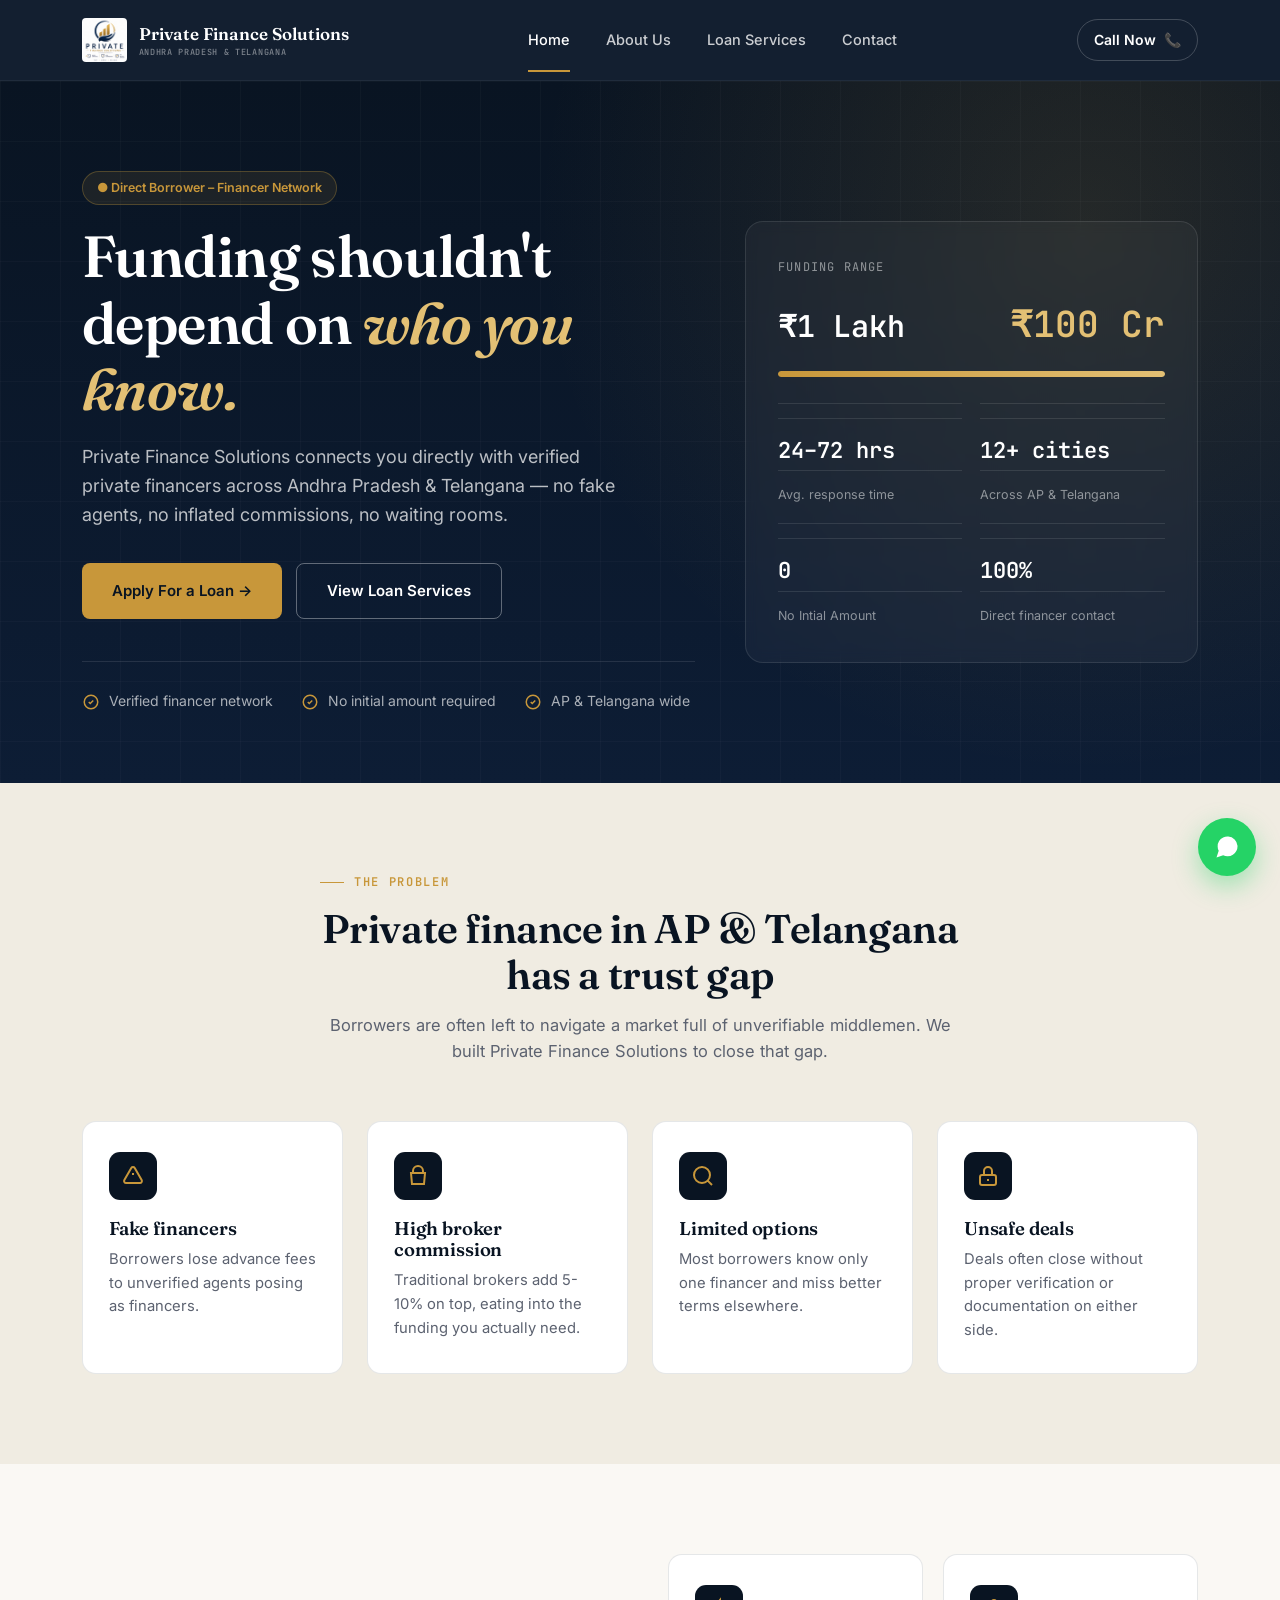
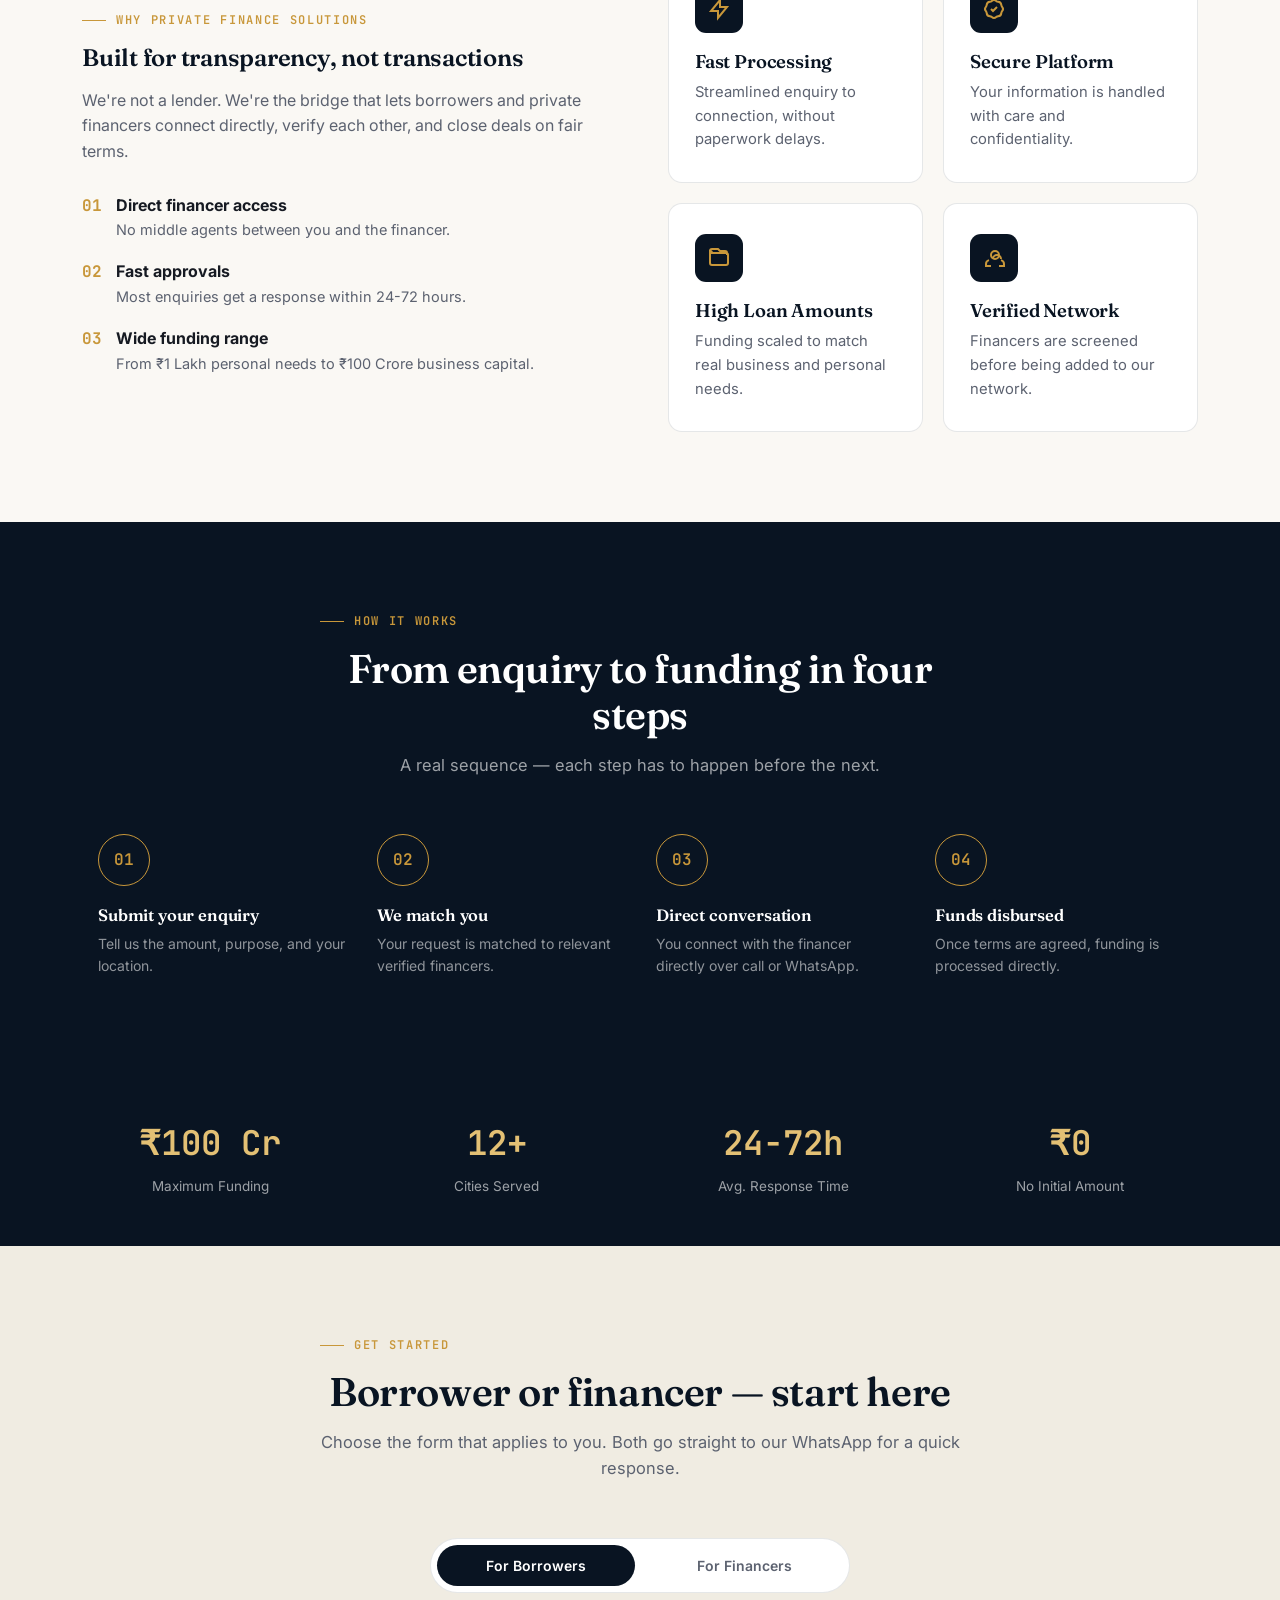
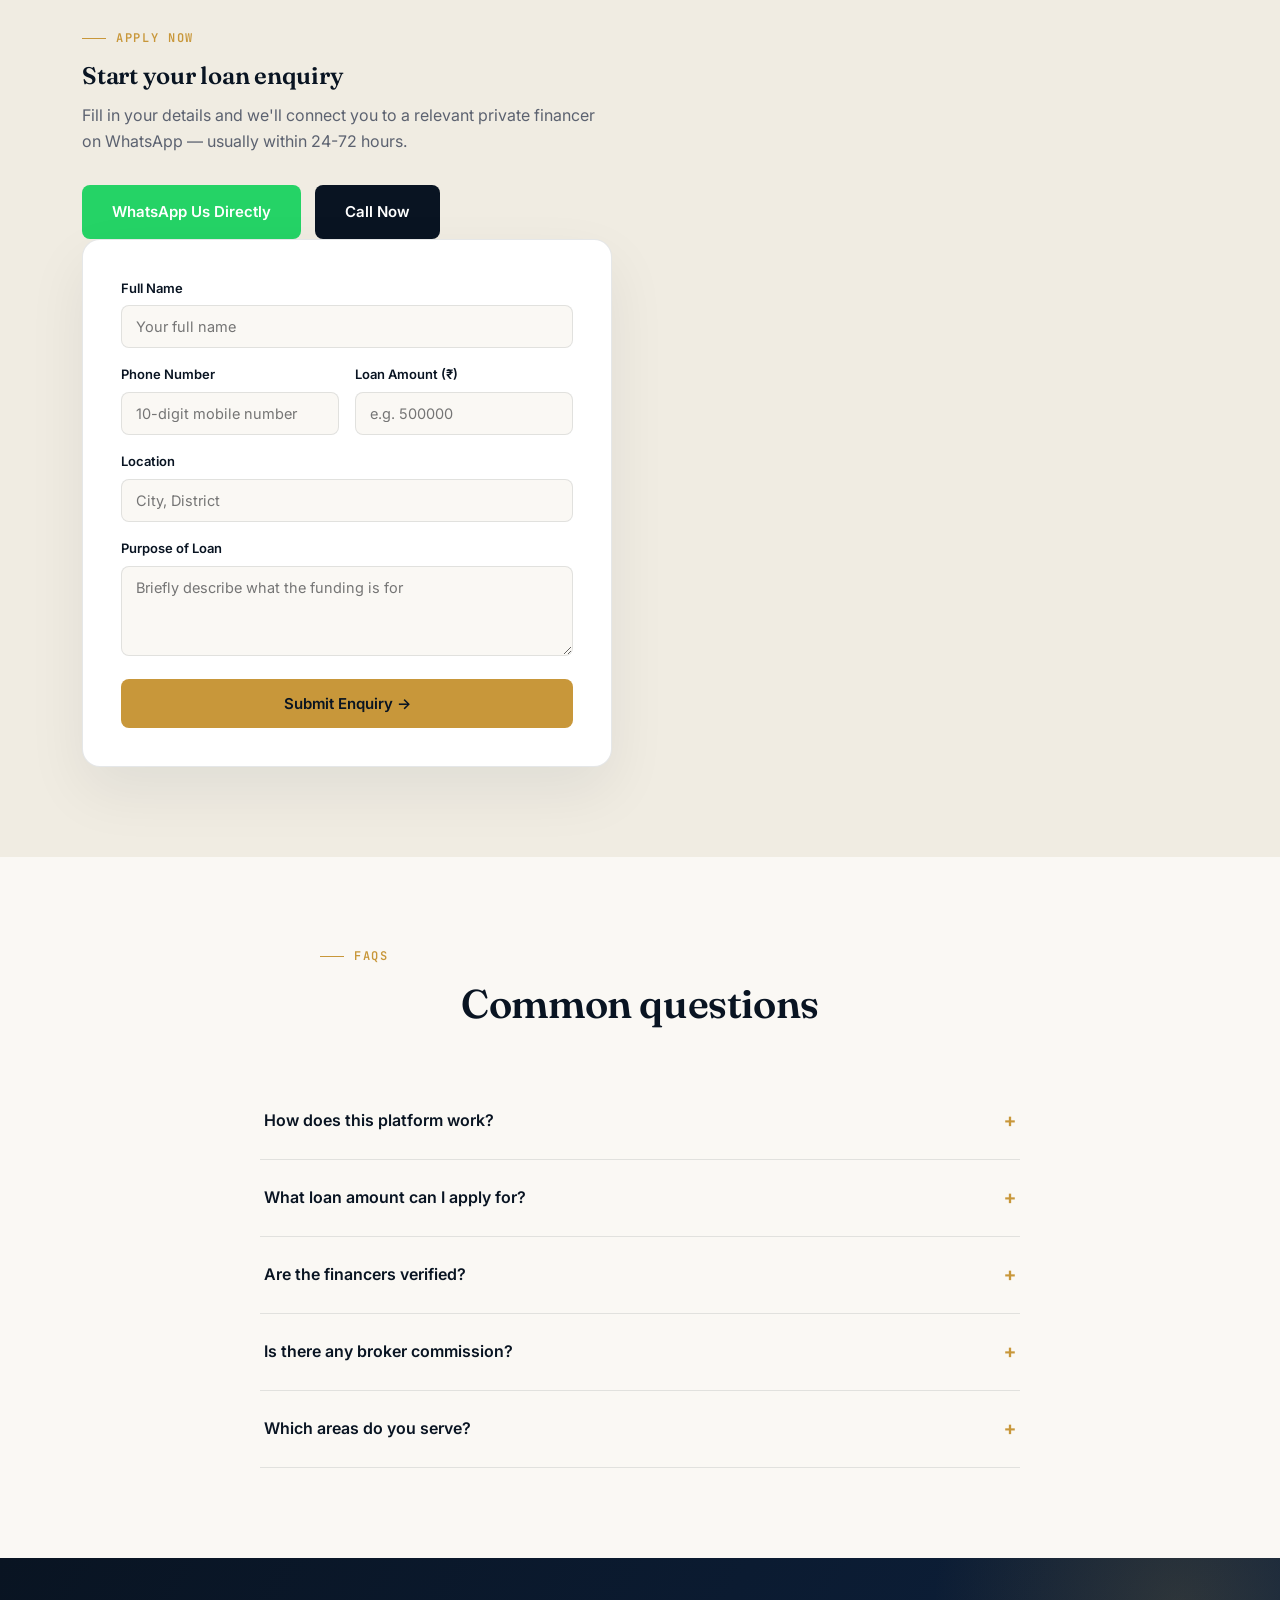
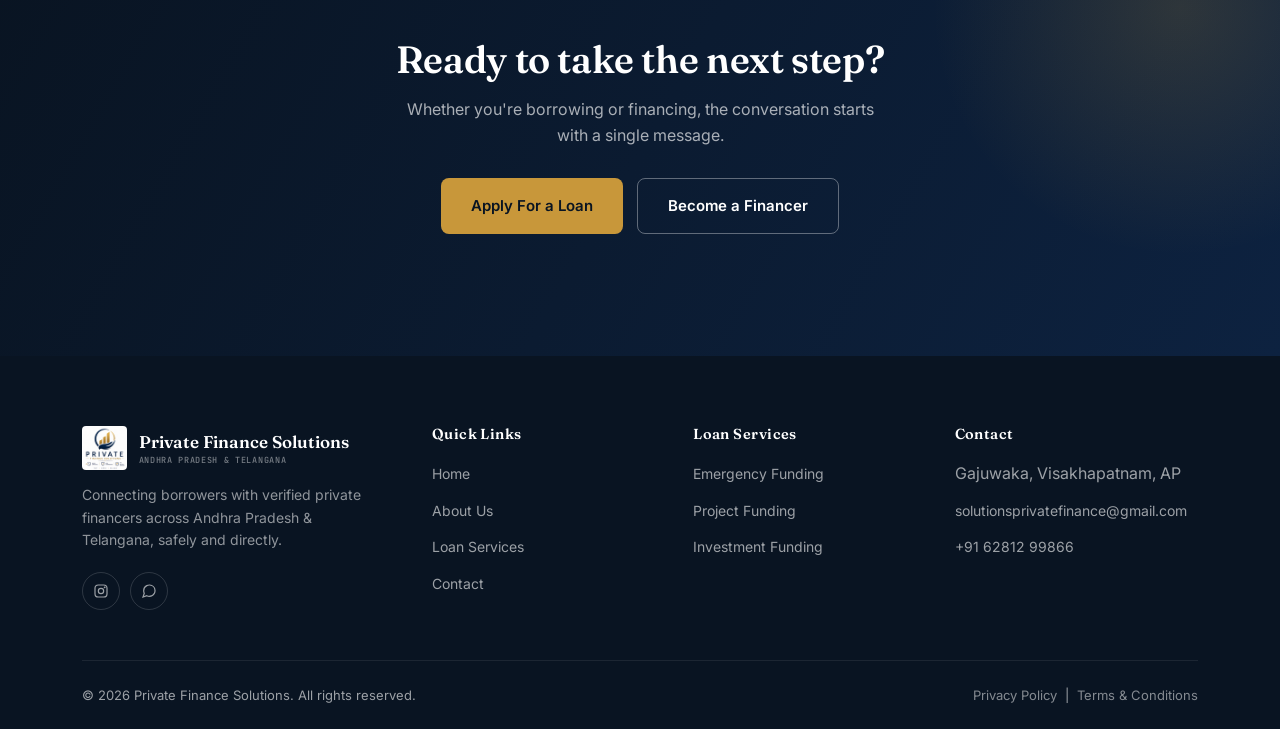
<file: index.html>
<!DOCTYPE html>
<html lang="en">
<head>
<meta charset="UTF-8">
<meta name="viewport" content="width=device-width, initial-scale=1.0">
<title>Private Finance Solutions | Private Funding Across Andhra Pradesh &amp; Telangana</title>
<meta name="description" content="Private Finance Solutions connects borrowers directly with verified private financers across Andhra Pradesh and Telangana. Funding from Rs.1 Lakh to Rs.100 Crores for emergency, business and investment needs.">
<meta name="keywords" content="private finance Andhra Pradesh, private finance Telangana, private finance Vizag, business loans AP, emergency funding, investment funding, trusted financers AP TG">
<link rel="canonical" href="https://www.privatefinancesolutions.in/index.html">
<link rel="icon" type="image/svg+xml" href="favicon.svg">

<!-- Open Graph -->
<meta property="og:type" content="website">
<meta property="og:site_name" content="Private Finance Solutions">
<meta property="og:title" content="Private Finance Solutions | Private Funding Across Andhra Pradesh & Telangana">
<meta property="og:description" content="Connect directly with verified private financers across AP & Telangana. Funding from ₹1 Lakh to ₹100 Crores. No fake agents, no hidden commissions.">
<meta property="og:url" content="https://www.privatefinancesolutions.in/index.html">
<meta property="og:locale" content="en_IN">

<!-- Twitter Card -->
<meta name="twitter:card" content="summary_large_image">
<meta name="twitter:title" content="Private Finance Solutions | Private Funding Across AP & Telangana">
<meta name="twitter:description" content="Connect directly with verified private financers across AP & Telangana. Funding from ₹1 Lakh to ₹100 Crores.">

<link rel="preconnect" href="https://fonts.googleapis.com">
<link rel="stylesheet" href="style.css">
<script type="application/ld+json">
{
  "@context": "https://schema.org",
  "@type": "FinancialService",
  "name": "Private Finance Solutions",
  "description": "Connecting borrowers with verified private financers across Andhra Pradesh and Telangana.",
  "url": "https://www.privatefinancesolutions.in/index.html",
  "address": {"@type": "PostalAddress", "streetAddress": "Sri Venkateswara Complex, First Floor, Near Amma Vari Vepachettu, Gajuwaka", "addressLocality": "Visakhapatnam", "addressRegion": "Andhra Pradesh", "addressCountry": "IN"},
  "telephone": "+91-6281299866",
  "email": "solutionsprivatefinance@gmail.com",
  "areaServed": ["Andhra Pradesh", "Telangana"],
  "sameAs": ["https://www.instagram.com/private_finance_solutions"]
}
</script>
</head>
<body>

<header>
  <div class="header-inner">
    <a href="index.html" class="logo"><img src="logo.png" alt="Private Finance Solutions Logo" class="logo-img"><span class="logo-text"><span class="logo-main">Private Finance Solutions</span><span class="logo-region">Andhra Pradesh &amp; Telangana</span></span></a>
    <nav class="main-nav">
      <a href="index.html" class="active">Home</a>
      <a href="about.html">About Us</a>
      <a href="services.html">Loan Services</a>
      <a href="contact.html">Contact</a>
    </nav>
    <div class="header-cta">
      <a href="#" class="btn-call" data-call><span>Call Now</span> 📞</a>
      <button class="menu-toggle" aria-label="Toggle menu">☰</button>
    </div>
  </div>
</header>

<section class="hero">
  <div class="container hero-grid">
    <div>
      <span class="tag-pill">● Direct Borrower – Financer Network</span>
      <h1>Funding shouldn't depend on <em>who you know.</em></h1>
      <p class="lead">Private Finance Solutions connects you directly with verified private financers across Andhra Pradesh &amp; Telangana — no fake agents, no inflated commissions, no waiting rooms.</p>
      <div class="hero-actions">
        <a href="#loan-form" class="btn btn-primary">Apply For a Loan →</a>
        <a href="services.html" class="btn btn-outline">View Loan Services</a>
      </div>
      <div class="hero-trust">
        <div class="item"><svg fill="none" stroke="currentColor" stroke-width="2" viewBox="0 0 24 24"><path d="M9 12l2 2 4-4m6 2a9 9 0 11-18 0 9 9 0 0118 0z"/></svg>Verified financer network</div>
        <div class="item"><svg fill="none" stroke="currentColor" stroke-width="2" viewBox="0 0 24 24"><path d="M9 12l2 2 4-4m6 2a9 9 0 11-18 0 9 9 0 0118 0z"/></svg>No initial amount required</div>
        <div class="item"><svg fill="none" stroke="currentColor" stroke-width="2" viewBox="0 0 24 24"><path d="M9 12l2 2 4-4m6 2a9 9 0 11-18 0 9 9 0 0118 0z"/></svg>AP &amp; Telangana wide</div>
      </div>
    </div>

    <div class="fund-card">
      <div class="label">Funding Range</div>
      <div class="fund-range">
        <span class="num">₹1 Lakh</span>
        <span class="num to">₹100 Cr</span>
      </div>
      <div class="fund-bar"><i></i></div>
      <div class="fund-stats">
        <div><div class="n">24–72 hrs</div><div class="l">Avg. response time</div></div>
        <div><div class="n">12+ cities</div><div class="l">Across AP &amp; Telangana</div></div>
        <div><div class="n">0</div><div class="l">No Intial Amount</div></div>
        <div><div class="n">100%</div><div class="l">Direct financer contact</div></div>
      </div>
    </div>
  </div>
</section>

<!-- PROBLEMS -->
<section class="bg-dim">
  <div class="container">
    <div class="section-head center reveal">
      <span class="eyebrow">The Problem</span>
      <h2>Private finance in AP &amp; Telangana has a trust gap</h2>
      <p>Borrowers are often left to navigate a market full of unverifiable middlemen. We built Private Finance Solutions to close that gap.</p>
    </div>
    <div class="grid-4">
      <div class="card reveal">
        <div class="icon"><svg fill="none" stroke="currentColor" stroke-width="2" viewBox="0 0 24 24"><path d="M12 9v2m0 4h.01M5.07 19h13.86c1.54 0 2.5-1.67 1.73-3L13.73 4c-.77-1.33-2.69-1.33-3.46 0L3.34 16c-.77 1.33.19 3 1.73 3z"/></svg></div>
        <h3>Fake financers</h3>
        <p>Borrowers lose advance fees to unverified agents posing as financers.</p>
      </div>
      <div class="card reveal">
        <div class="icon"><svg fill="none" stroke="currentColor" stroke-width="2" viewBox="0 0 24 24"><path d="M17 9V7a5 5 0 00-10 0v2M5 9h14l-1 11H6L5 9z"/></svg></div>
        <h3>High broker commission</h3>
        <p>Traditional brokers add 5-10% on top, eating into the funding you actually need.</p>
      </div>
      <div class="card reveal">
        <div class="icon"><svg fill="none" stroke="currentColor" stroke-width="2" viewBox="0 0 24 24"><path d="M21 21l-4.35-4.35M11 19a8 8 0 100-16 8 8 0 000 16z"/></svg></div>
        <h3>Limited options</h3>
        <p>Most borrowers know only one financer and miss better terms elsewhere.</p>
      </div>
      <div class="card reveal">
        <div class="icon"><svg fill="none" stroke="currentColor" stroke-width="2" viewBox="0 0 24 24"><path d="M12 15v2m-6 4h12a2 2 0 002-2v-6a2 2 0 00-2-2H6a2 2 0 00-2 2v6a2 2 0 002 2zm10-10V7a4 4 0 00-8 0v4h8z"/></svg></div>
        <h3>Unsafe deals</h3>
        <p>Deals often close without proper verification or documentation on either side.</p>
      </div>
    </div>
  </div>
</section>

<!-- BENEFITS -->
<section>
  <div class="container split">
    <div class="reveal">
      <span class="eyebrow">Why Private Finance Solutions</span>
      <h2 style="margin-top:14px;">Built for transparency, not transactions</h2>
      <p style="color:var(--ink-soft); margin-top:16px; font-size:16px;">We're not a lender. We're the bridge that lets borrowers and private financers connect directly, verify each other, and close deals on fair terms.</p>
      <ul style="margin-top:28px; display:flex; flex-direction:column; gap:18px;">
        <li style="display:flex; gap:14px;"><strong style="color:var(--gold); font-family:'JetBrains Mono',monospace;">01</strong><div><strong>Direct financer access</strong><p style="color:var(--ink-soft); font-size:14.5px;">No middle agents between you and the financer.</p></div></li>
        <li style="display:flex; gap:14px;"><strong style="color:var(--gold); font-family:'JetBrains Mono',monospace;">02</strong><div><strong>Fast approvals</strong><p style="color:var(--ink-soft); font-size:14.5px;">Most enquiries get a response within 24-72 hours.</p></div></li>
        <li style="display:flex; gap:14px;"><strong style="color:var(--gold); font-family:'JetBrains Mono',monospace;">03</strong><div><strong>Wide funding range</strong><p style="color:var(--ink-soft); font-size:14.5px;">From ₹1 Lakh personal needs to ₹100 Crore business capital.</p></div></li>
      </ul>
    </div>
    <div class="grid-2" style="display:grid; grid-template-columns:1fr 1fr; gap:20px;">
      <div class="card reveal">
        <div class="icon"><svg fill="none" stroke="currentColor" stroke-width="2" viewBox="0 0 24 24"><path d="M13 10V3L4 14h7v7l9-11h-7z"/></svg></div>
        <h3>Fast Processing</h3>
        <p>Streamlined enquiry to connection, without paperwork delays.</p>
      </div>
      <div class="card reveal">
        <div class="icon"><svg fill="none" stroke="currentColor" stroke-width="2" viewBox="0 0 24 24"><path d="M9 12l2 2 4-4M7.835 4.697a3.42 3.42 0 001.946-.806 3.42 3.42 0 014.438 0 3.42 3.42 0 001.946.806 3.42 3.42 0 013.138 3.138 3.42 3.42 0 00.806 1.946 3.42 3.42 0 010 4.438 3.42 3.42 0 00-.806 1.946 3.42 3.42 0 01-3.138 3.138 3.42 3.42 0 00-1.946.806 3.42 3.42 0 01-4.438 0 3.42 3.42 0 00-1.946-.806 3.42 3.42 0 01-3.138-3.138 3.42 3.42 0 00-.806-1.946 3.42 3.42 0 010-4.438 3.42 3.42 0 00.806-1.946 3.42 3.42 0 013.138-3.138z"/></svg></div>
        <h3>Secure Platform</h3>
        <p>Your information is handled with care and confidentiality.</p>
      </div>
      <div class="card reveal">
        <div class="icon"><svg fill="none" stroke="currentColor" stroke-width="2" viewBox="0 0 24 24"><path d="M3 7v10a2 2 0 002 2h14a2 2 0 002-2V9a2 2 0 00-2-2H5a2 2 0 00-2-2zm0 0V5a2 2 0 012-2h6l2 2h5a2 2 0 012 2v2"/></svg></div>
        <h3>High Loan Amounts</h3>
        <p>Funding scaled to match real business and personal needs.</p>
      </div>
      <div class="card reveal">
        <div class="icon"><svg fill="none" stroke="currentColor" stroke-width="2" viewBox="0 0 24 24"><path d="M17 20h5v-2a4 4 0 00-3-3.87M9 20H4v-2a4 4 0 013-3.87m6-1.13a4 4 0 100-8 4 4 0 000 8zm6 0a4 4 0 10-8 0"/></svg></div>
        <h3>Verified Network</h3>
        <p>Financers are screened before being added to our network.</p>
      </div>
    </div>
  </div>
</section>

<!-- PROCESS -->
<section class="bg-navy">
  <div class="container">
    <div class="section-head center reveal">
      <span class="eyebrow">How It Works</span>
      <h2>From enquiry to funding in four steps</h2>
      <p style="color:rgba(255,255,255,0.6);">A real sequence — each step has to happen before the next.</p>
    </div>
    <div class="process-track">
      <div class="process-step reveal">
        <div class="step-num" style="background:var(--navy-deep); border-color:var(--gold); color:var(--gold);">01</div>
        <h4 style="color:#fff;">Submit your enquiry</h4>
        <p style="color:rgba(255,255,255,0.55);">Tell us the amount, purpose, and your location.</p>
      </div>
      <div class="process-step reveal">
        <div class="step-num" style="background:var(--navy-deep); border-color:var(--gold); color:var(--gold);">02</div>
        <h4 style="color:#fff;">We match you</h4>
        <p style="color:rgba(255,255,255,0.55);">Your request is matched to relevant verified financers.</p>
      </div>
      <div class="process-step reveal">
        <div class="step-num" style="background:var(--navy-deep); border-color:var(--gold); color:var(--gold);">03</div>
        <h4 style="color:#fff;">Direct conversation</h4>
        <p style="color:rgba(255,255,255,0.55);">You connect with the financer directly over call or WhatsApp.</p>
      </div>
      <div class="process-step reveal">
        <div class="step-num" style="background:var(--navy-deep); border-color:var(--gold); color:var(--gold);">04</div>
        <h4 style="color:#fff;">Funds disbursed</h4>
        <p style="color:rgba(255,255,255,0.55);">Once terms are agreed, funding is processed directly.</p>
      </div>
    </div>
  </div>
</section>

<!-- STATS -->
<section class="stats-strip">
  <div class="container stats-grid">
    <div class="reveal"><div class="n">₹100 Cr</div><div class="l">Maximum Funding</div></div>
    <div class="reveal"><div class="n">12+</div><div class="l">Cities Served</div></div>
    <div class="reveal"><div class="n">24-72h</div><div class="l">Avg. Response Time</div></div>
    <div class="reveal"><div class="n">₹0</div><div class="l">No Initial Amount</div></div>
  </div>
</section>


<!-- LOAN FORM -->
<section class="bg-dim" id="loan-form">
  <div class="container">
    <div class="section-head center reveal">
      <span class="eyebrow">Get Started</span>
      <h2>Borrower or financer — start here</h2>
      <p>Choose the form that applies to you. Both go straight to our WhatsApp for a quick response.</p>
    </div>

    <div class="form-tabs reveal" role="tablist">
      <button type="button" class="tab-btn active" data-tab="customer" role="tab" aria-selected="true">For Borrowers</button>
      <button type="button" class="tab-btn" data-tab="financer" role="tab" aria-selected="false">For Financers</button>
    </div>

    <div class="split" style="margin-top:36px;">

      <div class="tab-panel" data-panel="customer">
        <div class="reveal">
          <span class="eyebrow">Apply Now</span>
          <h2 style="margin-top:14px;">Start your loan enquiry</h2>
          <p style="color:var(--ink-soft); margin-top:14px; font-size:16px;">Fill in your details and we'll connect you to a relevant private financer on WhatsApp — usually within 24-72 hours.</p>
          <div style="margin-top:30px; display:flex; gap:14px;">
            <a href="#" class="btn btn-whatsapp" data-whatsapp>WhatsApp Us Directly</a>
            <a href="#" class="btn btn-dark" data-call>Call Now</a>
          </div>
        </div>
        <form id="loanForm" class="form-card reveal">
          <div class="field"><label>Full Name</label><input type="text" id="name" placeholder="Your full name" required></div>
          <div class="form-row">
            <div class="field"><label>Phone Number</label><input type="tel" id="phone" placeholder="10-digit mobile number" required></div>
            <div class="field"><label>Loan Amount (₹)</label><input type="number" id="amount" placeholder="e.g. 500000" required></div>
          </div>
          <div class="field"><label>Location</label><input type="text" id="location" placeholder="City, District" required></div>
          <div class="field"><label>Purpose of Loan</label><textarea id="purpose" placeholder="Briefly describe what the funding is for" required></textarea></div>
          <button type="submit" class="btn btn-primary btn-block">Submit Enquiry →</button>
        </form>
      </div>

      <div class="tab-panel" data-panel="financer" style="display:none;">
        <div class="reveal">
          <span class="eyebrow">Become a Financer</span>
          <h2 style="margin-top:14px;">Register your funding capacity</h2>
          <p style="color:var(--ink-soft); margin-top:14px; font-size:16px;">Join our verified financer network and receive genuine, pre-screened borrower enquiries — directly, with no platform commission.</p>
          <div style="margin-top:30px; display:flex; gap:14px;">
            <a href="#" class="btn btn-whatsapp" data-whatsapp>WhatsApp Us Directly</a>
            <a href="#" class="btn btn-dark" data-call>Call Now</a>
          </div>
        </div>
        <form id="financerForm" class="form-card reveal">
          <div class="field"><label>Full Name</label><input type="text" id="fname" placeholder="Your full name" required></div>
          <div class="form-row">
            <div class="field"><label>Phone Number</label><input type="tel" id="fphone" placeholder="10-digit mobile number" required></div>
            <div class="field"><label>Funding Capacity (₹)</label><input type="number" id="fcapacity" placeholder="e.g. 5000000" required></div>
          </div>
          <div class="form-row">
            <div class="field"><label>Service Location</label><input type="text" id="flocation" placeholder="City, District" required></div>
            <div class="field"><label>Interest Rate (%)</label><input type="number" id="finterest" placeholder="e.g. 2" step="0.1" required></div>
          </div>
          <button type="submit" class="btn btn-primary btn-block">Register as Financer →</button>
        </form>
      </div>

    </div>
  </div>
  </div>
</section>

<!-- FAQ -->
<section id="faq">
  <div class="container">
    <div class="section-head center reveal">
      <span class="eyebrow">FAQs</span>
      <h2>Common questions</h2>
    </div>
    <div class="faq-list">
      <div class="faq-item reveal">
        <div class="faq-q">How does this platform work?<span class="plus">+</span></div>
        <div class="faq-a">You submit a loan request, and our team matches it with relevant verified private financers in our network who can connect with you directly.</div>
      </div>
      <div class="faq-item reveal">
        <div class="faq-q">What loan amount can I apply for?<span class="plus">+</span></div>
        <div class="faq-a">We work with funding requests ranging from ₹1 Lakh for personal needs to ₹100 Crores for large business or project funding.</div>
      </div>
      <div class="faq-item reveal">
        <div class="faq-q">Are the financers verified?<span class="plus">+</span></div>
        <div class="faq-a">We screen financers before adding them to our network, aiming to reduce fake deals and protect borrowers.</div>
      </div>
      <div class="faq-item reveal">
        <div class="faq-q">Is there any broker commission?<span class="plus">+</span></div>
        <div class="faq-a">Unlike outside brokers who charge very high commissions, we charge a low commission compared to the market. No hidden fees, no initial amount — what you see is what you pay.</div>
      </div>
      <div class="faq-item reveal">
        <div class="faq-q">Which areas do you serve?<span class="plus">+</span></div>
        <div class="faq-a">We currently serve all major cities across Andhra Pradesh and Telangana, including Vizag, Vijayawada, Hyderabad, Guntur, Tirupati and more.</div>
      </div>
    </div>
  </div>
</section>

<!-- CTA -->
<section class="cta-band">
  <div class="container">
    <h2 class="reveal">Ready to take the next step?</h2>
    <p class="reveal">Whether you're borrowing or financing, the conversation starts with a single message.</p>
    <div class="hero-actions reveal">
      <a href="#loan-form" class="btn btn-primary">Apply For a Loan</a>
      <a href="services.html" class="btn btn-outline">Become a Financer</a>
    </div>
  </div>
</section>

<footer>
  <div class="container">
    <div class="footer-grid">
      <div class="footer-brand">
        <a href="index.html" class="logo"><img src="logo.png" alt="Private Finance Solutions Logo" class="logo-img"><span class="logo-text"><span class="logo-main">Private Finance Solutions</span><span class="logo-region">Andhra Pradesh &amp; Telangana</span></span></a>
        <p>Connecting borrowers with verified private financers across Andhra Pradesh &amp; Telangana, safely and directly.</p>
        <div class="social-row">
          <a href="https://www.instagram.com/private_finance_solutions" target="_blank" aria-label="Instagram"><svg fill="none" stroke="currentColor" stroke-width="1.8" viewBox="0 0 24 24"><rect x="3" y="3" width="18" height="18" rx="5"/><circle cx="12" cy="12" r="4"/><circle cx="17.5" cy="6.5" r="0.5" fill="currentColor"/></svg></a>
          <a href="#" data-whatsapp aria-label="WhatsApp"><svg fill="none" stroke="currentColor" stroke-width="1.8" viewBox="0 0 24 24"><path d="M21 11.5a8.38 8.38 0 01-.9 3.8 8.5 8.5 0 01-7.6 4.7 8.38 8.38 0 01-3.8-.9L3 21l1.9-5.7a8.38 8.38 0 01-.9-3.8 8.5 8.5 0 014.7-7.6 8.38 8.38 0 013.8-.9h.5a8.48 8.48 0 018 8v.5z"/></svg></a>
        </div>
      </div>
      <div>
        <h4>Quick Links</h4>
        <ul>
          <li><a href="index.html">Home</a></li>
          <li><a href="about.html">About Us</a></li>
          <li><a href="services.html">Loan Services</a></li>
          <li><a href="contact.html">Contact</a></li>
        </ul>
      </div>
      <div>
        <h4>Loan Services</h4>
        <ul>
          <li><a href="services.html#emergency">Emergency Funding</a></li>
          <li><a href="services.html#project">Project Funding</a></li>
          <li><a href="services.html#investment">Investment Funding</a></li>
        </ul>
      </div>
      <div>
        <h4>Contact</h4>
        <ul>
          <li>Gajuwaka, Visakhapatnam, AP</li>
          <li><a href="mailto:solutionsprivatefinance@gmail.com">solutionsprivatefinance@gmail.com</a></li>
          <li><a href="tel:+916281299866">+91 62812 99866</a></li>
        </ul>
      </div>
    </div>
    <div class="footer-bottom">
      <span>© 2026 Private Finance Solutions. All rights reserved.</span>
      <span><a href="#">Privacy Policy</a> &nbsp;|&nbsp; <a href="#">Terms &amp; Conditions</a></span>
    </div>
  </div>
</footer>

<a href="#" class="float-whatsapp" data-whatsapp aria-label="Chat on WhatsApp">
  <svg fill="currentColor" viewBox="0 0 24 24"><path d="M21 11.5a8.38 8.38 0 01-.9 3.8 8.5 8.5 0 01-7.6 4.7 8.38 8.38 0 01-3.8-.9L3 21l1.9-5.7a8.38 8.38 0 01-.9-3.8 8.5 8.5 0 014.7-7.6 8.38 8.38 0 013.8-.9h.5a8.48 8.48 0 018 8v.5z"/></svg>
</a>

<script src="script.js"></script>
</body>
</html>
</file>
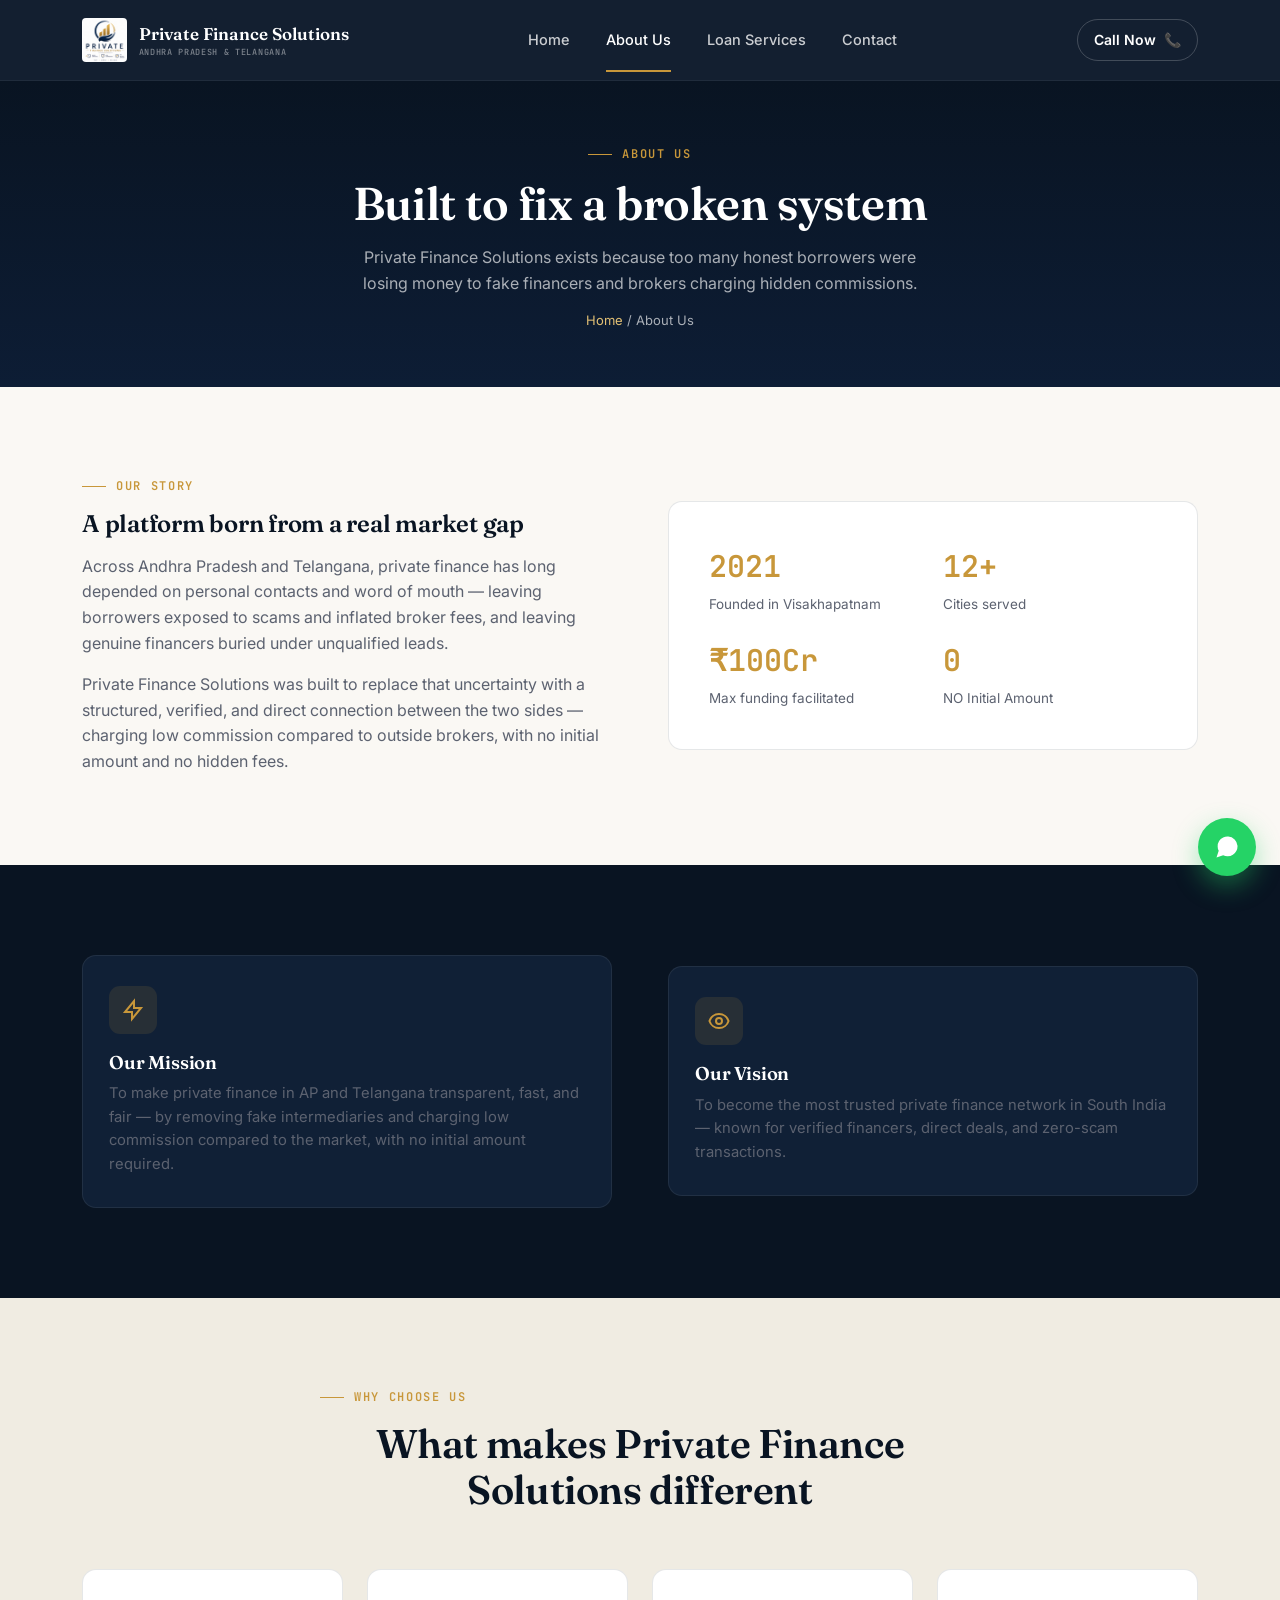
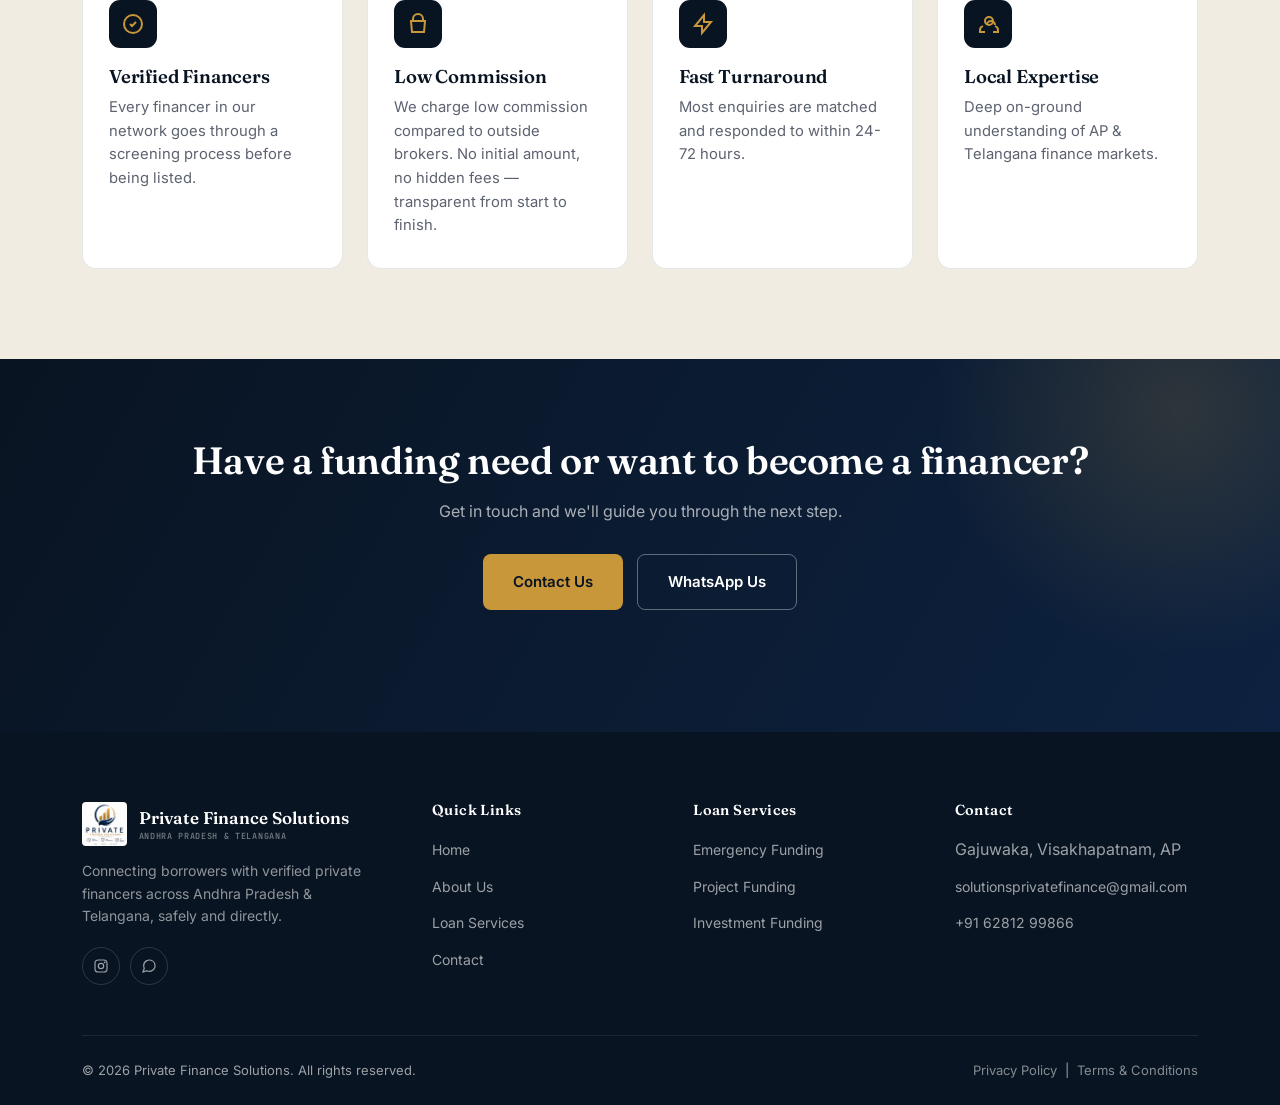
<file: about.html>
<!DOCTYPE html>
<html lang="en">
<head>
<meta charset="UTF-8">
<meta name="viewport" content="width=device-width, initial-scale=1.0">
<title>About Us | Private Finance Solutions</title>
<meta name="description" content="Learn about Private Finance Solutions — our mission to build a transparent, direct private finance network across Andhra Pradesh and Telangana.">
<link rel="canonical" href="https://www.privatefinancesolutions.in/about.html">
<link rel="icon" type="image/svg+xml" href="favicon.svg">

<meta property="og:type" content="website">
<meta property="og:site_name" content="Private Finance Solutions">
<meta property="og:title" content="About Us | Private Finance Solutions">
<meta property="og:description" content="Our mission to build a transparent, direct private finance network across Andhra Pradesh and Telangana.">
<meta property="og:url" content="https://www.privatefinancesolutions.in/about.html">
<meta property="og:locale" content="en_IN">

<meta name="twitter:card" content="summary_large_image">
<meta name="twitter:title" content="About Us | Private Finance Solutions">
<meta name="twitter:description" content="Our mission to build a transparent, direct private finance network across Andhra Pradesh and Telangana.">

<link rel="stylesheet" href="style.css">
<script type="application/ld+json">
{
  "@context": "https://schema.org",
  "@type": "AboutPage",
  "name": "About Private Finance Solutions",
  "url": "https://www.privatefinancesolutions.in/about.html",
  "isPartOf": {"@type": "WebSite", "name": "Private Finance Solutions", "url": "https://www.privatefinancesolutions.in/index.html"}
}
</script>
</head>
<body>

<header>
  <div class="header-inner">
    <a href="index.html" class="logo"><img src="logo.png" alt="Private Finance Solutions Logo" class="logo-img"><span class="logo-text"><span class="logo-main">Private Finance Solutions</span><span class="logo-region">Andhra Pradesh &amp; Telangana</span></span></a>
    <nav class="main-nav">
      <a href="index.html">Home</a>
      <a href="about.html" class="active">About Us</a>
      <a href="services.html">Loan Services</a>
      <a href="contact.html">Contact</a>
    </nav>
    <div class="header-cta">
      <a href="#" class="btn-call" data-call><span>Call Now</span> 📞</a>
      <button class="menu-toggle" aria-label="Toggle menu">☰</button>
    </div>
  </div>
</header>

<section class="page-hero">
  <div class="container">
    <span class="eyebrow" style="justify-content:center;">About Us</span>
    <h1>Built to fix a broken system</h1>
    <p>Private Finance Solutions exists because too many honest borrowers were losing money to fake financers and brokers charging hidden commissions.</p>
    <p class="breadcrumb"><a href="index.html">Home</a> / About Us</p>
  </div>
</section>

<section>
  <div class="container split">
    <div class="reveal">
      <span class="eyebrow">Our Story</span>
      <h2 style="margin-top:14px;">A platform born from a real market gap</h2>
      <p style="color:var(--ink-soft); margin-top:16px; font-size:16px;">Across Andhra Pradesh and Telangana, private finance has long depended on personal contacts and word of mouth — leaving borrowers exposed to scams and inflated broker fees, and leaving genuine financers buried under unqualified leads.</p>
      <p style="color:var(--ink-soft); margin-top:16px; font-size:16px;">Private Finance Solutions was built to replace that uncertainty with a structured, verified, and direct connection between the two sides — charging low commission compared to outside brokers, with no initial amount and no hidden fees.</p>
    </div>
    <div class="card reveal" style="padding:40px;">
      <div class="grid-3" style="grid-template-columns:1fr 1fr; gap:20px;">
        <div><div style="font-family:'JetBrains Mono',monospace; font-size:30px; color:var(--gold); font-weight:600;">2021</div><div style="font-size:13.5px; color:var(--ink-soft); margin-top:4px;">Founded in Visakhapatnam</div></div>
        <div><div style="font-family:'JetBrains Mono',monospace; font-size:30px; color:var(--gold); font-weight:600;">12+</div><div style="font-size:13.5px; color:var(--ink-soft); margin-top:4px;">Cities served</div></div>
        <div><div style="font-family:'JetBrains Mono',monospace; font-size:30px; color:var(--gold); font-weight:600;">₹100Cr</div><div style="font-size:13.5px; color:var(--ink-soft); margin-top:4px;">Max funding facilitated</div></div>
        <div><div style="font-family:'JetBrains Mono',monospace; font-size:30px; color:var(--gold); font-weight:600;">0</div><div style="font-size:13.5px; color:var(--ink-soft); margin-top:4px;">NO Initial Amount</div></div>
      </div>
    </div>
  </div>
</section>

<section class="bg-navy">
  <div class="container">
    <div class="split">
      <div class="card-dark card reveal">
        <div class="icon"><svg fill="none" stroke="currentColor" stroke-width="2" viewBox="0 0 24 24"><path d="M13 10V3L4 14h7v7l9-11h-7z"/></svg></div>
        <h3>Our Mission</h3>
        <p>To make private finance in AP and Telangana transparent, fast, and fair — by removing fake intermediaries and charging low commission compared to the market, with no initial amount required.</p>
      </div>
      <div class="card-dark card reveal">
        <div class="icon"><svg fill="none" stroke="currentColor" stroke-width="2" viewBox="0 0 24 24"><path d="M15 12a3 3 0 11-6 0 3 3 0 016 0z"/><path d="M2.46 12C3.73 7.94 7.52 5 12 5s8.27 2.94 9.54 7c-1.27 4.06-5.06 7-9.54 7s-8.27-2.94-9.54-7z"/></svg></div>
        <h3>Our Vision</h3>
        <p>To become the most trusted private finance network in South India — known for verified financers, direct deals, and zero-scam transactions.</p>
      </div>
    </div>
  </div>
</section>

<section class="bg-dim">
  <div class="container">
    <div class="section-head center reveal">
      <span class="eyebrow">Why Choose Us</span>
      <h2>What makes Private Finance Solutions different</h2>
    </div>
    <div class="grid-4">
      <div class="card reveal">
        <div class="icon"><svg fill="none" stroke="currentColor" stroke-width="2" viewBox="0 0 24 24"><path d="M9 12l2 2 4-4m6 2a9 9 0 11-18 0 9 9 0 0118 0z"/></svg></div>
        <h3>Verified Financers</h3>
        <p>Every financer in our network goes through a screening process before being listed.</p>
      </div>
      <div class="card reveal">
        <div class="icon"><svg fill="none" stroke="currentColor" stroke-width="2" viewBox="0 0 24 24"><path d="M17 9V7a5 5 0 00-10 0v2M5 9h14l-1 11H6L5 9z"/></svg></div>
        <h3>Low Commission</h3>
        <p>We charge low commission compared to outside brokers. No initial amount, no hidden fees — transparent from start to finish.</p>
      </div>
      <div class="card reveal">
        <div class="icon"><svg fill="none" stroke="currentColor" stroke-width="2" viewBox="0 0 24 24"><path d="M13 10V3L4 14h7v7l9-11h-7z"/></svg></div>
        <h3>Fast Turnaround</h3>
        <p>Most enquiries are matched and responded to within 24-72 hours.</p>
      </div>
      <div class="card reveal">
        <div class="icon"><svg fill="none" stroke="currentColor" stroke-width="2" viewBox="0 0 24 24"><path d="M17 20h5v-2a4 4 0 00-3-3.87M9 20H4v-2a4 4 0 013-3.87m6-1.13a4 4 0 100-8 4 4 0 000 8zm6 0a4 4 0 10-8 0"/></svg></div>
        <h3>Local Expertise</h3>
        <p>Deep on-ground understanding of AP &amp; Telangana finance markets.</p>
      </div>
    </div>
  </div>
</section>

<section class="cta-band">
  <div class="container">
    <h2 class="reveal">Have a funding need or want to become a financer?</h2>
    <p class="reveal">Get in touch and we'll guide you through the next step.</p>
    <div class="hero-actions reveal">
      <a href="contact.html" class="btn btn-primary">Contact Us</a>
      <a href="#" class="btn btn-outline" data-whatsapp>WhatsApp Us</a>
    </div>
  </div>
</section>

<footer>
  <div class="container">
    <div class="footer-grid">
      <div class="footer-brand">
        <a href="index.html" class="logo"><img src="logo.png" alt="Private Finance Solutions Logo" class="logo-img"><span class="logo-text"><span class="logo-main">Private Finance Solutions</span><span class="logo-region">Andhra Pradesh &amp; Telangana</span></span></a>
        <p>Connecting borrowers with verified private financers across Andhra Pradesh &amp; Telangana, safely and directly.</p>
        <div class="social-row">
          <a href="https://www.instagram.com/private_finance_solutions" target="_blank" aria-label="Instagram"><svg fill="none" stroke="currentColor" stroke-width="1.8" viewBox="0 0 24 24"><rect x="3" y="3" width="18" height="18" rx="5"/><circle cx="12" cy="12" r="4"/><circle cx="17.5" cy="6.5" r="0.5" fill="currentColor"/></svg></a>
          <a href="#" data-whatsapp aria-label="WhatsApp"><svg fill="none" stroke="currentColor" stroke-width="1.8" viewBox="0 0 24 24"><path d="M21 11.5a8.38 8.38 0 01-.9 3.8 8.5 8.5 0 01-7.6 4.7 8.38 8.38 0 01-3.8-.9L3 21l1.9-5.7a8.38 8.38 0 01-.9-3.8 8.5 8.5 0 014.7-7.6 8.38 8.38 0 013.8-.9h.5a8.48 8.48 0 018 8v.5z"/></svg></a>
        </div>
      </div>
      <div>
        <h4>Quick Links</h4>
        <ul>
          <li><a href="index.html">Home</a></li>
          <li><a href="about.html">About Us</a></li>
          <li><a href="services.html">Loan Services</a></li>
          <li><a href="contact.html">Contact</a></li>
        </ul>
      </div>
      <div>
        <h4>Loan Services</h4>
        <ul>
          <li><a href="services.html#emergency">Emergency Funding</a></li>
          <li><a href="services.html#project">Project Funding</a></li>
          <li><a href="services.html#investment">Investment Funding</a></li>
        </ul>
      </div>
      <div>
        <h4>Contact</h4>
        <ul>
          <li>Gajuwaka, Visakhapatnam, AP</li>
          <li><a href="mailto:solutionsprivatefinance@gmail.com">solutionsprivatefinance@gmail.com</a></li>
          <li><a href="tel:+916281299866">+91 62812 99866</a></li>
        </ul>
      </div>
    </div>
    <div class="footer-bottom">
      <span>© 2026 Private Finance Solutions. All rights reserved.</span>
      <span><a href="#">Privacy Policy</a> &nbsp;|&nbsp; <a href="#">Terms &amp; Conditions</a></span>
    </div>
  </div>
</footer>

<a href="#" class="float-whatsapp" data-whatsapp aria-label="Chat on WhatsApp">
  <svg fill="currentColor" viewBox="0 0 24 24"><path d="M21 11.5a8.38 8.38 0 01-.9 3.8 8.5 8.5 0 01-7.6 4.7 8.38 8.38 0 01-3.8-.9L3 21l1.9-5.7a8.38 8.38 0 01-.9-3.8 8.5 8.5 0 014.7-7.6 8.38 8.38 0 013.8-.9h.5a8.48 8.48 0 018 8v.5z"/></svg>
</a>

<script src="script.js"></script>
</body>
</html>
</file>
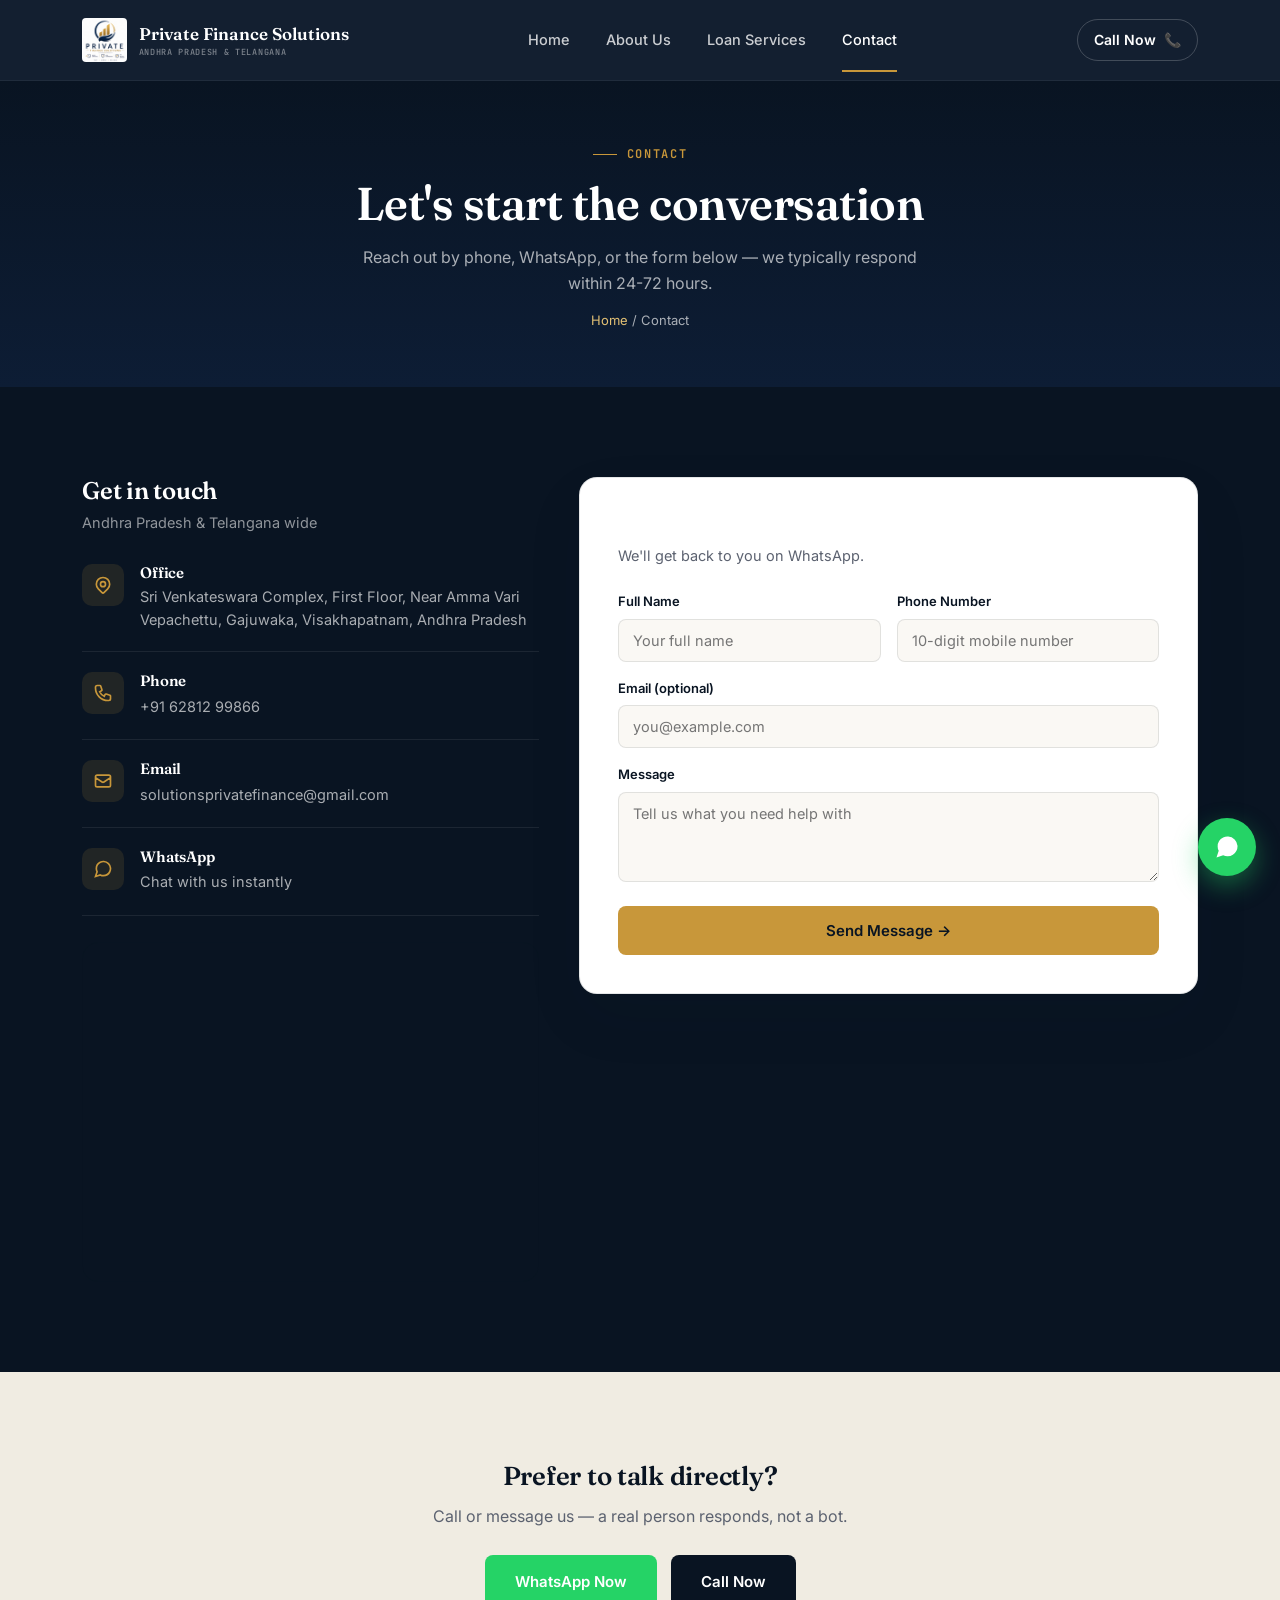
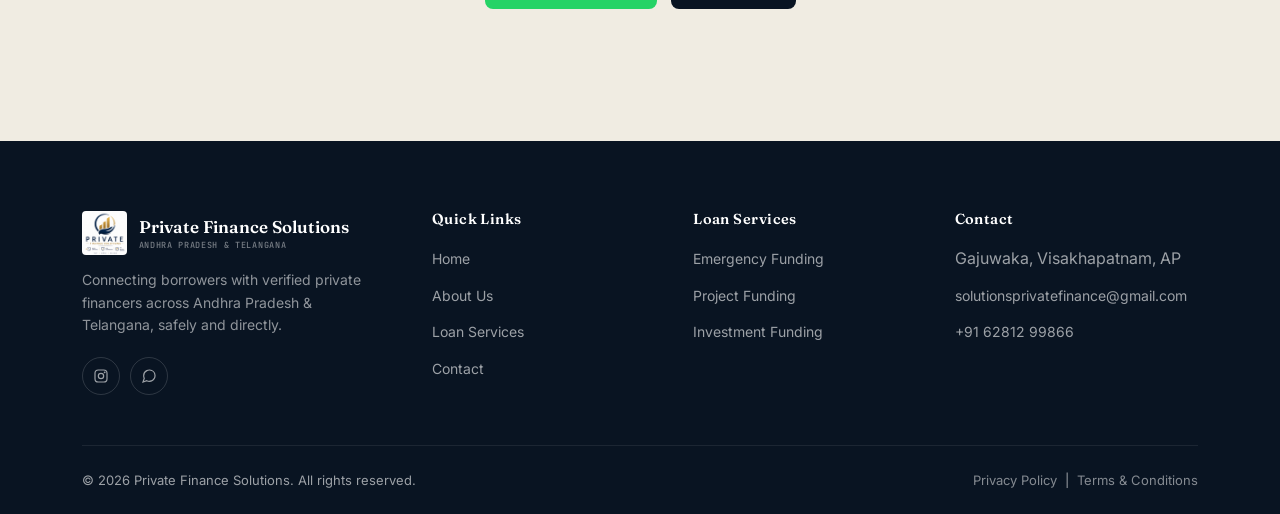
<file: contact.html>
<!DOCTYPE html>
<html lang="en">
<head>
<meta charset="UTF-8">
<meta name="viewport" content="width=device-width, initial-scale=1.0">
<title>Contact Us | Private Finance Solutions</title>
<meta name="description" content="Contact Private Finance Solutions for loan enquiries across Andhra Pradesh and Telangana. Call, WhatsApp, or fill our enquiry form.">
<link rel="canonical" href="https://www.privatefinancesolutions.in/contact.html">
<link rel="icon" type="image/svg+xml" href="favicon.svg">

<meta property="og:type" content="website">
<meta property="og:site_name" content="Private Finance Solutions">
<meta property="og:title" content="Contact Us | Private Finance Solutions">
<meta property="og:description" content="Reach Private Finance Solutions by phone, WhatsApp, or enquiry form. We typically respond within 24-72 hours.">
<meta property="og:url" content="https://www.privatefinancesolutions.in/contact.html">
<meta property="og:locale" content="en_IN">

<meta name="twitter:card" content="summary_large_image">
<meta name="twitter:title" content="Contact Us | Private Finance Solutions">
<meta name="twitter:description" content="Reach Private Finance Solutions by phone, WhatsApp, or enquiry form.">

<link rel="stylesheet" href="style.css">
<script type="application/ld+json">
{
  "@context": "https://schema.org",
  "@type": "ContactPage",
  "name": "Contact Private Finance Solutions",
  "url": "https://www.privatefinancesolutions.in/contact.html",
  "mainEntity": {
    "@type": "FinancialService",
    "name": "Private Finance Solutions",
    "telephone": "+91-6281299866",
    "email": "solutionsprivatefinance@gmail.com",
    "address": {"@type": "PostalAddress", "streetAddress": "Sri Venkateswara Complex, First Floor, Near Amma Vari Vepachettu, Gajuwaka", "addressLocality": "Visakhapatnam", "addressRegion": "Andhra Pradesh", "addressCountry": "IN"}
  }
}
</script>
</head>
<body>

<header>
  <div class="header-inner">
    <a href="index.html" class="logo"><img src="logo.png" alt="Private Finance Solutions Logo" class="logo-img"><span class="logo-text"><span class="logo-main">Private Finance Solutions</span><span class="logo-region">Andhra Pradesh &amp; Telangana</span></span></a>
    <nav class="main-nav">
      <a href="index.html">Home</a>
      <a href="about.html">About Us</a>
      <a href="services.html">Loan Services</a>
      <a href="contact.html" class="active">Contact</a>
    </nav>
    <div class="header-cta">
      <a href="#" class="btn-call" data-call><span>Call Now</span> 📞</a>
      <button class="menu-toggle" aria-label="Toggle menu">☰</button>
    </div>
  </div>
</header>

<section class="page-hero">
  <div class="container">
    <span class="eyebrow" style="justify-content:center;">Contact</span>
    <h1>Let's start the conversation</h1>
    <p>Reach out by phone, WhatsApp, or the form below — we typically respond within 24-72 hours.</p>
    <p class="breadcrumb"><a href="index.html">Home</a> / Contact</p>
  </div>
</section>

<section class="bg-navy">
  <div class="container contact-grid">
    <div class="reveal">
      <h2 style="color:#fff; font-size:24px; margin-bottom:6px;">Get in touch</h2>
      <p style="color:rgba(255,255,255,0.55); margin-bottom:10px; font-size:14.5px;">Andhra Pradesh &amp; Telangana wide</p>

      <div class="contact-method">
        <div class="icon"><svg fill="none" stroke="currentColor" stroke-width="2" viewBox="0 0 24 24"><path d="M17.657 16.657L13.414 20.9a2 2 0 01-2.828 0l-4.243-4.243a8 8 0 1111.314 0z"/><circle cx="12" cy="11" r="3"/></svg></div>
        <div><h4>Office</h4><p>Sri Venkateswara Complex, First Floor, Near Amma Vari Vepachettu, Gajuwaka, Visakhapatnam, Andhra Pradesh</p></div>
      </div>
      <div class="contact-method">
        <div class="icon"><svg fill="none" stroke="currentColor" stroke-width="2" viewBox="0 0 24 24"><path d="M3 5a2 2 0 012-2h3.28a1 1 0 01.948.684l1.498 4.493a1 1 0 01-.502 1.21l-2.257 1.13a11.042 11.042 0 005.516 5.516l1.13-2.257a1 1 0 011.21-.502l4.493 1.498a1 1 0 01.684.949V19a2 2 0 01-2 2h-1C9.716 21 3 14.284 3 6V5z"/></svg></div>
        <div><h4>Phone</h4><a href="tel:+916281299866">+91 62812 99866</a></div>
      </div>
      <div class="contact-method">
        <div class="icon"><svg fill="none" stroke="currentColor" stroke-width="2" viewBox="0 0 24 24"><path d="M3 8l7.89 5.26a2 2 0 002.22 0L21 8M5 19h14a2 2 0 002-2V7a2 2 0 00-2-2H5a2 2 0 00-2 2v10a2 2 0 002 2z"/></svg></div>
        <div><h4>Email</h4><a href="mailto:solutionsprivatefinance@gmail.com">solutionsprivatefinance@gmail.com</a></div>
      </div>
      <div class="contact-method">
        <div class="icon"><svg fill="none" stroke="currentColor" stroke-width="2" viewBox="0 0 24 24"><path d="M21 11.5a8.38 8.38 0 01-.9 3.8 8.5 8.5 0 01-7.6 4.7 8.38 8.38 0 01-3.8-.9L3 21l1.9-5.7a8.38 8.38 0 01-.9-3.8 8.5 8.5 0 014.7-7.6 8.38 8.38 0 013.8-.9h.5a8.48 8.48 0 018 8v.5z"/></svg></div>
        <div><h4>WhatsApp</h4><a href="#" data-whatsapp>Chat with us instantly</a></div>
      </div>

      <div class="map-wrap" style="margin-top:26px;">
        <iframe src="https://www.google.com/maps?q=Gajuwaka,Visakhapatnam,Andhra%20Pradesh&output=embed" loading="lazy" referrerpolicy="no-referrer-when-downgrade"></iframe>
      </div>
    </div>

    <form id="contactForm" class="form-card reveal">
      <h3 style="margin-bottom:6px;">Send an enquiry</h3>
      <p style="color:var(--ink-soft); font-size:14.5px; margin-bottom:24px;">We'll get back to you on WhatsApp.</p>
      <div class="form-row">
        <div class="field"><label>Full Name</label><input type="text" id="cname" placeholder="Your full name" required></div>
        <div class="field"><label>Phone Number</label><input type="tel" id="cphone" placeholder="10-digit mobile number" required></div>
      </div>
      <div class="field"><label>Email (optional)</label><input type="email" id="cemail" placeholder="you@example.com"></div>
      <div class="field"><label>Message</label><textarea id="cmessage" placeholder="Tell us what you need help with" required></textarea></div>
      <button type="submit" class="btn btn-primary btn-block">Send Message →</button>
    </form>
  </div>
</section>

<section class="bg-dim">
  <div class="container" style="text-align:center;">
    <h2 class="reveal" style="font-size:26px;">Prefer to talk directly?</h2>
    <p class="reveal" style="color:var(--ink-soft); margin:12px 0 26px;">Call or message us — a real person responds, not a bot.</p>
    <div class="hero-actions reveal" style="justify-content:center;">
      <a href="#" class="btn btn-whatsapp" data-whatsapp>WhatsApp Now</a>
      <a href="#" class="btn btn-dark" data-call>Call Now</a>
    </div>
  </div>
</section>

<footer>
  <div class="container">
    <div class="footer-grid">
      <div class="footer-brand">
        <a href="index.html" class="logo"><img src="logo.png" alt="Private Finance Solutions Logo" class="logo-img"><span class="logo-text"><span class="logo-main">Private Finance Solutions</span><span class="logo-region">Andhra Pradesh &amp; Telangana</span></span></a>
        <p>Connecting borrowers with verified private financers across Andhra Pradesh &amp; Telangana, safely and directly.</p>
        <div class="social-row">
          <a href="https://www.instagram.com/private_finance_solutions" target="_blank" aria-label="Instagram"><svg fill="none" stroke="currentColor" stroke-width="1.8" viewBox="0 0 24 24"><rect x="3" y="3" width="18" height="18" rx="5"/><circle cx="12" cy="12" r="4"/><circle cx="17.5" cy="6.5" r="0.5" fill="currentColor"/></svg></a>
          <a href="#" data-whatsapp aria-label="WhatsApp"><svg fill="none" stroke="currentColor" stroke-width="1.8" viewBox="0 0 24 24"><path d="M21 11.5a8.38 8.38 0 01-.9 3.8 8.5 8.5 0 01-7.6 4.7 8.38 8.38 0 01-3.8-.9L3 21l1.9-5.7a8.38 8.38 0 01-.9-3.8 8.5 8.5 0 014.7-7.6 8.38 8.38 0 013.8-.9h.5a8.48 8.48 0 018 8v.5z"/></svg></a>
        </div>
      </div>
      <div>
        <h4>Quick Links</h4>
        <ul>
          <li><a href="index.html">Home</a></li>
          <li><a href="about.html">About Us</a></li>
          <li><a href="services.html">Loan Services</a></li>
          <li><a href="contact.html">Contact</a></li>
        </ul>
      </div>
      <div>
        <h4>Loan Services</h4>
        <ul>
          <li><a href="services.html#emergency">Emergency Funding</a></li>
          <li><a href="services.html#project">Project Funding</a></li>
          <li><a href="services.html#investment">Investment Funding</a></li>
        </ul>
      </div>
      <div>
        <h4>Contact</h4>
        <ul>
          <li>Gajuwaka, Visakhapatnam, AP</li>
          <li><a href="mailto:solutionsprivatefinance@gmail.com">solutionsprivatefinance@gmail.com</a></li>
          <li><a href="tel:+916281299866">+91 62812 99866</a></li>
        </ul>
      </div>
    </div>
    <div class="footer-bottom">
      <span>© 2026 Private Finance Solutions. All rights reserved.</span>
      <span><a href="#">Privacy Policy</a> &nbsp;|&nbsp; <a href="#">Terms &amp; Conditions</a></span>
    </div>
  </div>
</footer>

<a href="#" class="float-whatsapp" data-whatsapp aria-label="Chat on WhatsApp">
  <svg fill="currentColor" viewBox="0 0 24 24"><path d="M21 11.5a8.38 8.38 0 01-.9 3.8 8.5 8.5 0 01-7.6 4.7 8.38 8.38 0 01-3.8-.9L3 21l1.9-5.7a8.38 8.38 0 01-.9-3.8 8.5 8.5 0 014.7-7.6 8.38 8.38 0 013.8-.9h.5a8.48 8.48 0 018 8v.5z"/></svg>
</a>

<script src="script.js"></script>
</body>
</html>
</file>
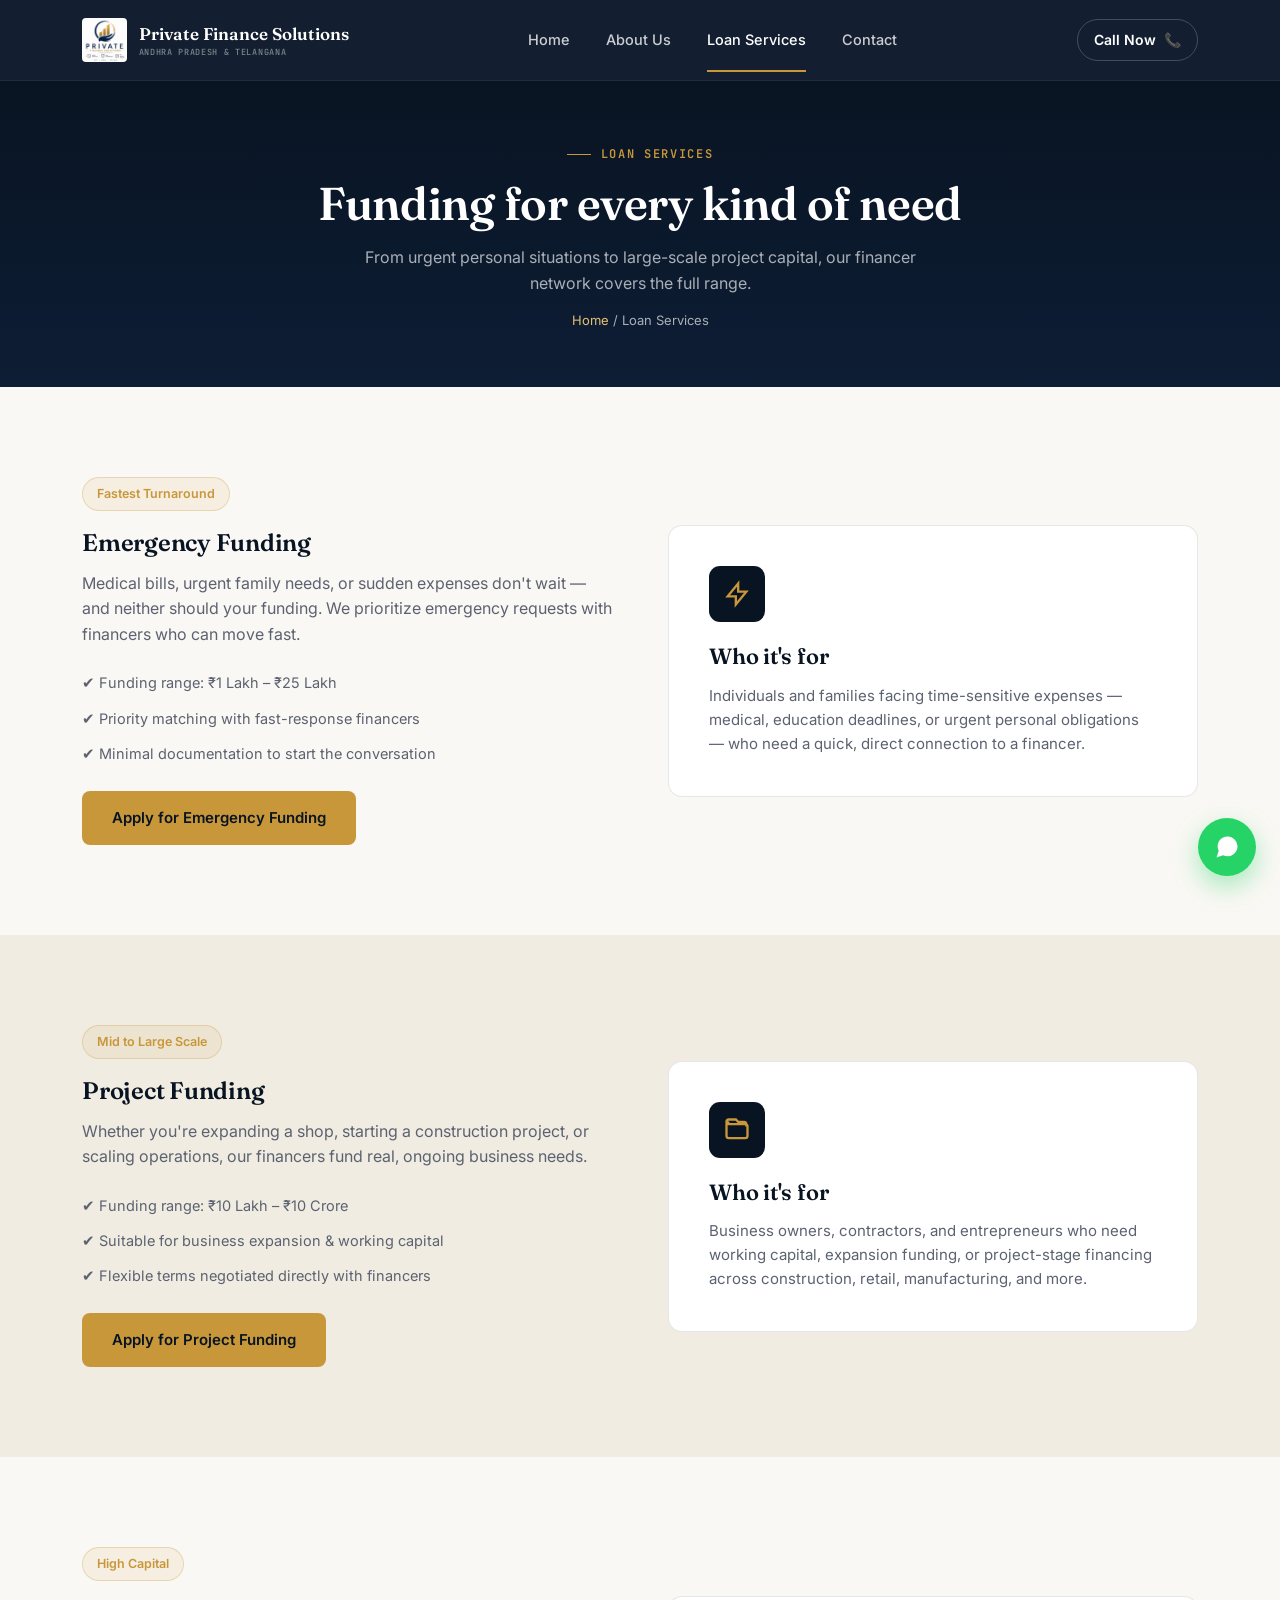
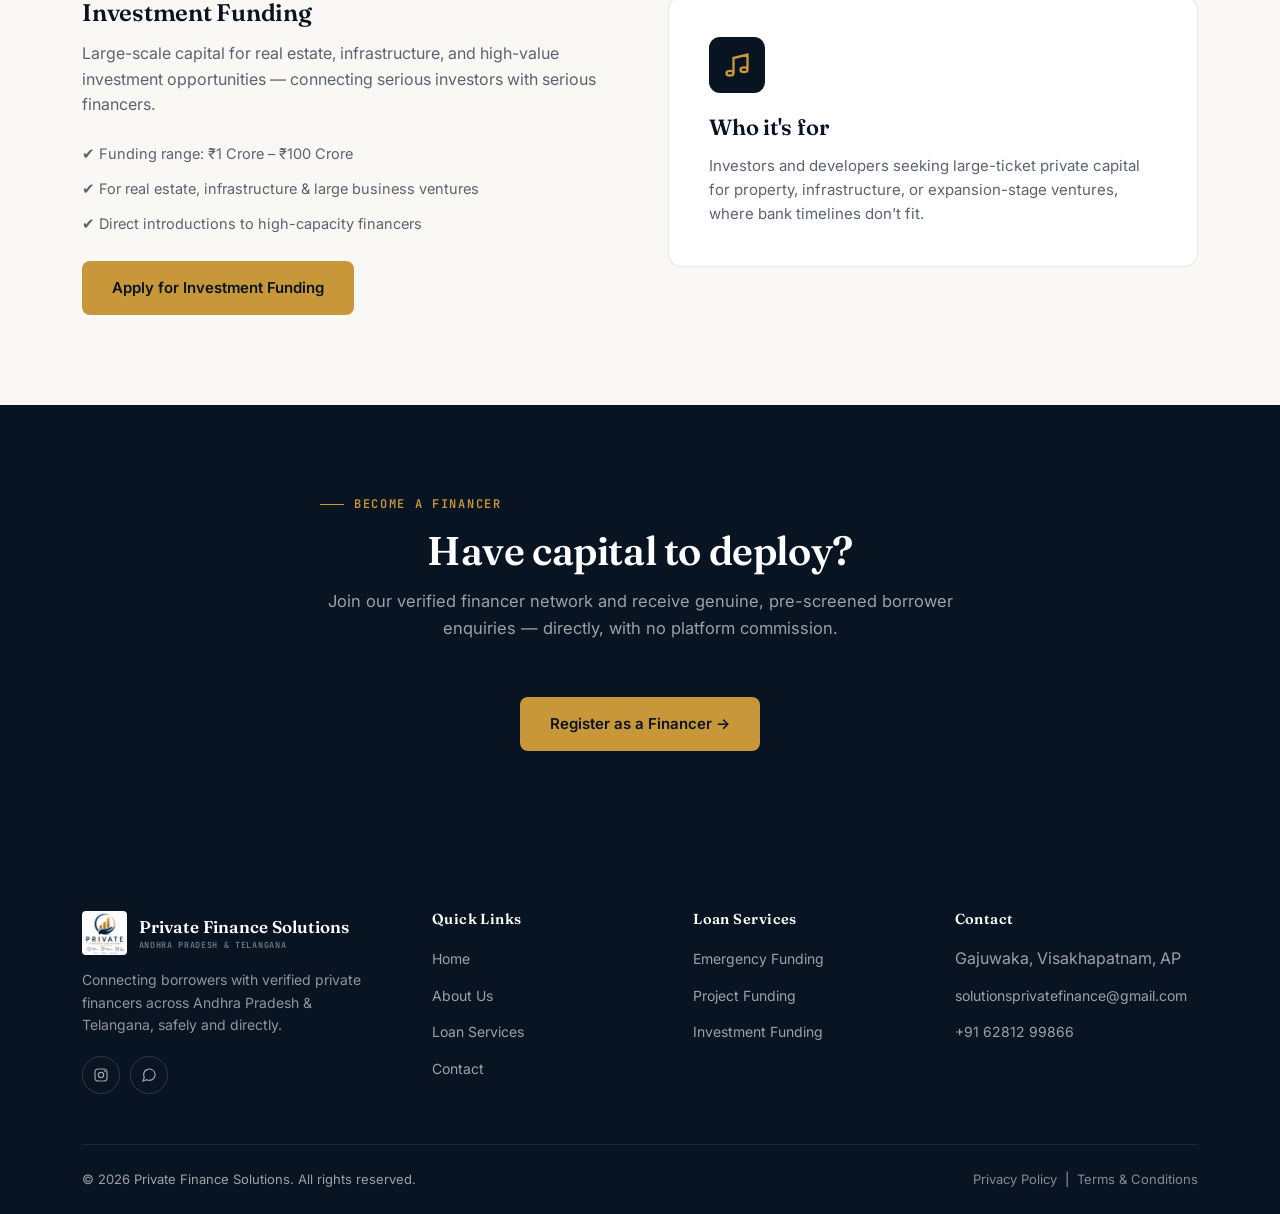
<file: services.html>
<!DOCTYPE html>
<html lang="en">
<head>
<meta charset="UTF-8">
<meta name="viewport" content="width=device-width, initial-scale=1.0">
<title>Loan Services | Private Finance Solutions</title>
<meta name="description" content="Explore Private Finance Solutions loan services: Emergency Funding, Project Funding, and Investment Funding across Andhra Pradesh and Telangana.">
<link rel="canonical" href="https://www.privatefinancesolutions.in/services.html">
<link rel="icon" type="image/svg+xml" href="favicon.svg">

<meta property="og:type" content="website">
<meta property="og:site_name" content="Private Finance Solutions">
<meta property="og:title" content="Loan Services | Private Finance Solutions">
<meta property="og:description" content="Emergency Funding, Project Funding, and Investment Funding — ₹1 Lakh to ₹100 Crore across Andhra Pradesh and Telangana.">
<meta property="og:url" content="https://www.privatefinancesolutions.in/services.html">
<meta property="og:locale" content="en_IN">

<meta name="twitter:card" content="summary_large_image">
<meta name="twitter:title" content="Loan Services | Private Finance Solutions">
<meta name="twitter:description" content="Emergency Funding, Project Funding, and Investment Funding — ₹1 Lakh to ₹100 Crore across AP & Telangana.">

<link rel="stylesheet" href="style.css">
<script type="application/ld+json">
{
  "@context": "https://schema.org",
  "@type": "Service",
  "serviceType": "Private Finance Loan Facilitation",
  "provider": {"@type": "FinancialService", "name": "Private Finance Solutions"},
  "areaServed": ["Andhra Pradesh", "Telangana"],
  "url": "https://www.privatefinancesolutions.in/services.html",
  "hasOfferCatalog": {
    "@type": "OfferCatalog",
    "name": "Loan Services",
    "itemListElement": [
      {"@type": "Offer", "itemOffered": {"@type": "Service", "name": "Emergency Funding"}},
      {"@type": "Offer", "itemOffered": {"@type": "Service", "name": "Project Funding"}},
      {"@type": "Offer", "itemOffered": {"@type": "Service", "name": "Investment Funding"}}
    ]
  }
}
</script>
</head>
<body>

<header>
  <div class="header-inner">
    <a href="index.html" class="logo"><img src="logo.png" alt="Private Finance Solutions Logo" class="logo-img"><span class="logo-text"><span class="logo-main">Private Finance Solutions</span><span class="logo-region">Andhra Pradesh &amp; Telangana</span></span></a>
    <nav class="main-nav">
      <a href="index.html">Home</a>
      <a href="about.html">About Us</a>
      <a href="services.html" class="active">Loan Services</a>
      <a href="contact.html">Contact</a>
    </nav>
    <div class="header-cta">
      <a href="#" class="btn-call" data-call><span>Call Now</span> 📞</a>
      <button class="menu-toggle" aria-label="Toggle menu">☰</button>
    </div>
  </div>
</header>

<section class="page-hero">
  <div class="container">
    <span class="eyebrow" style="justify-content:center;">Loan Services</span>
    <h1>Funding for every kind of need</h1>
    <p>From urgent personal situations to large-scale project capital, our financer network covers the full range.</p>
    <p class="breadcrumb"><a href="index.html">Home</a> / Loan Services</p>
  </div>
</section>

<section id="emergency">
  <div class="container split">
    <div class="reveal">
      <span class="tag-pill">Fastest Turnaround</span>
      <h2 style="margin-top:18px;">Emergency Funding</h2>
      <p style="color:var(--ink-soft); margin-top:14px; font-size:16px;">Medical bills, urgent family needs, or sudden expenses don't wait — and neither should your funding. We prioritize emergency requests with financers who can move fast.</p>
      <ul style="margin-top:24px; display:flex; flex-direction:column; gap:12px;">
        <li style="font-size:14.5px; color:var(--ink-soft);">✔ Funding range: ₹1 Lakh – ₹25 Lakh</li>
        <li style="font-size:14.5px; color:var(--ink-soft);">✔ Priority matching with fast-response financers</li>
        <li style="font-size:14.5px; color:var(--ink-soft);">✔ Minimal documentation to start the conversation</li>
      </ul>
      <a href="index.html#loan-form" class="btn btn-primary" style="margin-top:26px;">Apply for Emergency Funding</a>
    </div>
    <div class="card reveal" style="padding:40px;">
      <div class="icon" style="width:56px; height:56px; margin-bottom:22px;"><svg fill="none" stroke="currentColor" stroke-width="2" viewBox="0 0 24 24" style="width:28px;height:28px;"><path d="M13 10V3L4 14h7v7l9-11h-7z"/></svg></div>
      <h3 style="font-size:22px; margin-bottom:14px;">Who it's for</h3>
      <p style="color:var(--ink-soft); font-size:15px;">Individuals and families facing time-sensitive expenses — medical, education deadlines, or urgent personal obligations — who need a quick, direct connection to a financer.</p>
    </div>
  </div>
</section>

<section class="bg-dim" id="project">
  <div class="container split">
    <div class="card reveal" style="padding:40px; order:2;">
      <div class="icon" style="width:56px; height:56px; margin-bottom:22px;"><svg fill="none" stroke="currentColor" stroke-width="2" viewBox="0 0 24 24" style="width:28px;height:28px;"><path d="M3 7v10a2 2 0 002 2h14a2 2 0 002-2V9a2 2 0 00-2-2H5a2 2 0 00-2-2zm0 0V5a2 2 0 012-2h6l2 2h5a2 2 0 012 2v2"/></svg></div>
      <h3 style="font-size:22px; margin-bottom:14px;">Who it's for</h3>
      <p style="color:var(--ink-soft); font-size:15px;">Business owners, contractors, and entrepreneurs who need working capital, expansion funding, or project-stage financing across construction, retail, manufacturing, and more.</p>
    </div>
    <div class="reveal" style="order:1;">
      <span class="tag-pill">Mid to Large Scale</span>
      <h2 style="margin-top:18px;">Project Funding</h2>
      <p style="color:var(--ink-soft); margin-top:14px; font-size:16px;">Whether you're expanding a shop, starting a construction project, or scaling operations, our financers fund real, ongoing business needs.</p>
      <ul style="margin-top:24px; display:flex; flex-direction:column; gap:12px;">
        <li style="font-size:14.5px; color:var(--ink-soft);">✔ Funding range: ₹10 Lakh – ₹10 Crore</li>
        <li style="font-size:14.5px; color:var(--ink-soft);">✔ Suitable for business expansion &amp; working capital</li>
        <li style="font-size:14.5px; color:var(--ink-soft);">✔ Flexible terms negotiated directly with financers</li>
      </ul>
      <a href="index.html#loan-form" class="btn btn-primary" style="margin-top:26px;">Apply for Project Funding</a>
    </div>
  </div>
</section>

<section id="investment">
  <div class="container split">
    <div class="reveal">
      <span class="tag-pill">High Capital</span>
      <h2 style="margin-top:18px;">Investment Funding</h2>
      <p style="color:var(--ink-soft); margin-top:14px; font-size:16px;">Large-scale capital for real estate, infrastructure, and high-value investment opportunities — connecting serious investors with serious financers.</p>
      <ul style="margin-top:24px; display:flex; flex-direction:column; gap:12px;">
        <li style="font-size:14.5px; color:var(--ink-soft);">✔ Funding range: ₹1 Crore – ₹100 Crore</li>
        <li style="font-size:14.5px; color:var(--ink-soft);">✔ For real estate, infrastructure &amp; large business ventures</li>
        <li style="font-size:14.5px; color:var(--ink-soft);">✔ Direct introductions to high-capacity financers</li>
      </ul>
      <a href="index.html#loan-form" class="btn btn-primary" style="margin-top:26px;">Apply for Investment Funding</a>
    </div>
    <div class="card reveal" style="padding:40px;">
      <div class="icon" style="width:56px; height:56px; margin-bottom:22px;"><svg fill="none" stroke="currentColor" stroke-width="2" viewBox="0 0 24 24" style="width:28px;height:28px;"><path d="M9 19V6l12-3v13M9 19c0 1.1-1.34 2-3 2s-3-.9-3-2 1.34-2 3-2 3 .9 3 2zm12-3c0 1.1-1.34 2-3 2s-3-.9-3-2 1.34-2 3-2 3 .9 3 2z"/></svg></div>
      <h3 style="font-size:22px; margin-bottom:14px;">Who it's for</h3>
      <p style="color:var(--ink-soft); font-size:15px;">Investors and developers seeking large-ticket private capital for property, infrastructure, or expansion-stage ventures, where bank timelines don't fit.</p>
    </div>
  </div>
</section>

<section class="bg-navy">
  <div class="container">
    <div class="section-head center reveal">
      <span class="eyebrow">Become a Financer</span>
      <h2>Have capital to deploy?</h2>
      <p style="color:rgba(255,255,255,0.6);">Join our verified financer network and receive genuine, pre-screened borrower enquiries — directly, with no platform commission.</p>
    </div>
    <div style="text-align:center;">
      <a href="index.html#loan-form" class="btn btn-primary reveal" onclick="sessionStorage.setItem('openTab','financer')">Register as a Financer →</a>
    </div>
  </div>
</section>

<footer>
  <div class="container">
    <div class="footer-grid">
      <div class="footer-brand">
        <a href="index.html" class="logo"><img src="logo.png" alt="Private Finance Solutions Logo" class="logo-img"><span class="logo-text"><span class="logo-main">Private Finance Solutions</span><span class="logo-region">Andhra Pradesh &amp; Telangana</span></span></a>
        <p>Connecting borrowers with verified private financers across Andhra Pradesh &amp; Telangana, safely and directly.</p>
        <div class="social-row">
          <a href="https://www.instagram.com/private_finance_solutions" target="_blank" aria-label="Instagram"><svg fill="none" stroke="currentColor" stroke-width="1.8" viewBox="0 0 24 24"><rect x="3" y="3" width="18" height="18" rx="5"/><circle cx="12" cy="12" r="4"/><circle cx="17.5" cy="6.5" r="0.5" fill="currentColor"/></svg></a>
          <a href="#" data-whatsapp aria-label="WhatsApp"><svg fill="none" stroke="currentColor" stroke-width="1.8" viewBox="0 0 24 24"><path d="M21 11.5a8.38 8.38 0 01-.9 3.8 8.5 8.5 0 01-7.6 4.7 8.38 8.38 0 01-3.8-.9L3 21l1.9-5.7a8.38 8.38 0 01-.9-3.8 8.5 8.5 0 014.7-7.6 8.38 8.38 0 013.8-.9h.5a8.48 8.48 0 018 8v.5z"/></svg></a>
        </div>
      </div>
      <div>
        <h4>Quick Links</h4>
        <ul>
          <li><a href="index.html">Home</a></li>
          <li><a href="about.html">About Us</a></li>
          <li><a href="services.html">Loan Services</a></li>
          <li><a href="contact.html">Contact</a></li>
        </ul>
      </div>
      <div>
        <h4>Loan Services</h4>
        <ul>
          <li><a href="services.html#emergency">Emergency Funding</a></li>
          <li><a href="services.html#project">Project Funding</a></li>
          <li><a href="services.html#investment">Investment Funding</a></li>
        </ul>
      </div>
      <div>
        <h4>Contact</h4>
        <ul>
          <li>Gajuwaka, Visakhapatnam, AP</li>
          <li><a href="mailto:solutionsprivatefinance@gmail.com">solutionsprivatefinance@gmail.com</a></li>
          <li><a href="tel:+916281299866">+91 62812 99866</a></li>
        </ul>
      </div>
    </div>
    <div class="footer-bottom">
      <span>© 2026 Private Finance Solutions. All rights reserved.</span>
      <span><a href="#">Privacy Policy</a> &nbsp;|&nbsp; <a href="#">Terms &amp; Conditions</a></span>
    </div>
  </div>
</footer>

<a href="#" class="float-whatsapp" data-whatsapp aria-label="Chat on WhatsApp">
  <svg fill="currentColor" viewBox="0 0 24 24"><path d="M21 11.5a8.38 8.38 0 01-.9 3.8 8.5 8.5 0 01-7.6 4.7 8.38 8.38 0 01-3.8-.9L3 21l1.9-5.7a8.38 8.38 0 01-.9-3.8 8.5 8.5 0 014.7-7.6 8.38 8.38 0 013.8-.9h.5a8.48 8.48 0 018 8v.5z"/></svg>
</a>

<script src="script.js"></script>
</body>
</html>
</file>
<file: style.css>
@import url('https://fonts.googleapis.com/css2?family=Fraunces:opsz,wght@9..144,400;9..144,500;9..144,600;9..144,700&family=Inter:wght@400;500;600;700;800&family=JetBrains+Mono:wght@500;600&display=swap');

:root{
  --navy-deep:#091422;
  --navy:#102036;
  --navy-light:#1c3257;
  --gold:#c8973a;
  --gold-light:#e3c074;
  --gold-deep:#9c7427;
  --paper:#faf8f4;
  --paper-dim:#f0ece2;
  --ink:#161a22;
  --ink-soft:#5c6270;
  --whatsapp:#25d366;
  --line:rgba(9,20,34,0.1);
  --radius:14px;
}

*{box-sizing:border-box; margin:0; padding:0;}

html{scroll-behavior:smooth;}

body{
  font-family:'Inter', sans-serif;
  background:var(--paper);
  color:var(--ink);
  line-height:1.6;
  -webkit-font-smoothing:antialiased;
}

h1,h2,h3,h4{
  font-family:'Fraunces', serif;
  font-weight:600;
  line-height:1.15;
  color:var(--navy-deep);
  letter-spacing:-0.01em;
}

.eyebrow{
  font-family:'JetBrains Mono', monospace;
  font-size:12px;
  font-weight:600;
  letter-spacing:0.14em;
  text-transform:uppercase;
  color:var(--gold);
  display:flex;
  align-items:center;
  gap:10px;
}
.eyebrow::before{
  content:'';
  width:24px; height:1px;
  background:var(--gold);
}

a{color:inherit; text-decoration:none;}
ul{list-style:none;}
img{max-width:100%; display:block;}

.container{
  max-width:1180px;
  margin:0 auto;
  padding:0 32px;
}

@media (max-width:640px){
  .container{padding:0 20px;}
}

/* ===== HEADER ===== */
header{
  position:sticky; top:0; z-index:1000;
  background:rgba(10,22,40,0.96);
  backdrop-filter:blur(10px);
  border-bottom:1px solid rgba(255,255,255,0.06);
}
.header-inner{
  display:flex; align-items:center; justify-content:space-between;
  padding:18px 32px;
  max-width:1180px;
  margin:0 auto;
}
.logo{
  display:flex;
  align-items:center;
  gap:12px;
  text-decoration:none;
}
.logo img.logo-img{
  height:44px;
  width:auto;
  display:block;
  border-radius:4px;
  flex-shrink:0;
}
.logo-text{
  display:flex;
  flex-direction:column;
  line-height:1.25;
}
.logo-main{
  font-family:'Fraunces', serif;
  font-size:17px;
  font-weight:600;
  color:#fff;
  white-space:nowrap;
}
.logo-sub{
  font-family:'JetBrains Mono', monospace;
  font-size:9.5px;
  font-weight:600;
  letter-spacing:0.1em;
  text-transform:uppercase;
  color:var(--gold-light);
  margin-top:2px;
}
.logo-region{
  display:block;
  font-family:'JetBrains Mono', monospace;
  font-size:8.5px;
  font-weight:500;
  letter-spacing:0.08em;
  text-transform:uppercase;
  color:rgba(255,255,255,0.45);
  margin-top:3px;
  white-space:nowrap;
}
@media (max-width:480px){
  .logo-main{font-size:14px;}
  .logo-region{display:none;}
  .logo img.logo-img{height:36px;}
}
.logo .mark{
  width:44px; height:44px;
  flex-shrink:0;
  border-radius:50%;
  background:linear-gradient(145deg, var(--gold-light), var(--gold) 60%, var(--gold-deep));
  box-shadow:0 2px 8px rgba(200,155,60,0.35), inset 0 1px 1px rgba(255,255,255,0.4);
  display:flex; align-items:center; justify-content:center;
  position:relative;
}
.logo .mark svg{
  width:22px; height:22px;
  color:var(--navy-deep);
}
nav.main-nav{
  display:flex; align-items:center; gap:36px;
}
nav.main-nav a{
  color:rgba(255,255,255,0.78);
  font-size:14.5px;
  font-weight:500;
  transition:color .2s;
  position:relative;
}
nav.main-nav a:hover, nav.main-nav a.active{color:#fff;}
nav.main-nav a.active::after{
  content:'';
  position:absolute; left:0; right:0; bottom:-20px;
  height:2px; background:var(--gold);
}
.header-cta{
  display:flex; align-items:center; gap:14px;
}
.btn-call{
  display:flex; align-items:center; gap:8px;
  color:#fff; font-size:14px; font-weight:600;
  border:1px solid rgba(255,255,255,0.2);
  padding:9px 16px; border-radius:30px;
  transition:.2s;
}
.btn-call:hover{border-color:var(--gold); color:var(--gold);}

.menu-toggle{
  display:none;
  background:none; border:none; color:#fff;
  font-size:26px; cursor:pointer;
}

@media (max-width:900px){
  nav.main-nav{
    position:fixed; top:71px; left:0; right:0;
    background:var(--navy-deep);
    flex-direction:column;
    align-items:flex-start;
    padding:24px 32px;
    gap:20px;
    transform:translateY(-150%);
    transition:transform .3s ease;
    border-bottom:1px solid rgba(255,255,255,0.08);
  }
  nav.main-nav.open{transform:translateY(0);}
  nav.main-nav a.active::after{display:none;}
  .header-cta .btn-call span{display:none;}
  .menu-toggle{display:block;}
}

@media (max-width:380px){
  .logo-main{font-size:16px;}
  .logo-sub{font-size:8.5px;}
}

/* ===== BUTTONS ===== */
.btn{
  display:inline-flex; align-items:center; justify-content:center; gap:8px;
  padding:15px 30px;
  font-size:15px; font-weight:600;
  border-radius:8px;
  border:none;
  cursor:pointer;
  transition:.25s;
  font-family:'Inter', sans-serif;
}
.btn-primary{
  background:var(--gold);
  color:var(--navy-deep);
}
.btn-primary:hover{background:var(--gold-light); transform:translateY(-2px); box-shadow:0 10px 24px rgba(200,155,60,0.3);}
.btn-outline{
  background:transparent;
  border:1.5px solid rgba(255,255,255,0.35);
  color:#fff;
}
.btn-outline:hover{border-color:#fff; background:rgba(255,255,255,0.06);}
.btn-dark{
  background:var(--navy-deep);
  color:#fff;
}
.btn-dark:hover{background:var(--navy);}
.btn-whatsapp{
  background:var(--whatsapp);
  color:#fff;
}
.btn-whatsapp:hover{background:#1fb858;}
.btn-block{width:100%;}

/* ===== HERO ===== */
.hero{
  background:
    radial-gradient(circle at 85% 20%, rgba(200,155,60,0.14), transparent 45%),
    linear-gradient(180deg, var(--navy-deep) 0%, #0d1d35 100%);
  color:#fff;
  padding:90px 0 70px;
  position:relative;
  overflow:hidden;
}
.hero::after{
  content:'';
  position:absolute; inset:0;
  background-image:
    linear-gradient(rgba(255,255,255,0.025) 1px, transparent 1px),
    linear-gradient(90deg, rgba(255,255,255,0.025) 1px, transparent 1px);
  background-size:60px 60px;
  pointer-events:none;
}
.hero-grid{
  display:grid;
  grid-template-columns:1.15fr 0.85fr;
  gap:50px;
  align-items:center;
  position:relative; z-index:1;
}
.hero h1{
  color:#fff;
  font-size:clamp(36px,4.6vw,58px);
  margin:18px 0 20px;
}
.hero h1 em{
  font-style:italic;
  color:var(--gold-light);
}
.hero p.lead{
  font-size:18px;
  color:rgba(255,255,255,0.72);
  max-width:540px;
  margin-bottom:34px;
}
.hero-actions{display:flex; gap:14px; flex-wrap:wrap; margin-bottom:42px;}
.hero-trust{
  display:flex; gap:28px; flex-wrap:wrap;
  padding-top:28px;
  border-top:1px solid rgba(255,255,255,0.1);
}
.hero-trust .item{display:flex; align-items:center; gap:9px; font-size:14px; color:rgba(255,255,255,0.65);}
.hero-trust svg{width:18px; height:18px; flex-shrink:0; color:var(--gold);}

/* funding range card */
.fund-card{
  background:rgba(255,255,255,0.04);
  border:1px solid rgba(255,255,255,0.1);
  border-radius:18px;
  padding:36px 32px;
  backdrop-filter:blur(6px);
}
.fund-card .label{
  font-family:'JetBrains Mono', monospace;
  font-size:12px; letter-spacing:0.1em; text-transform:uppercase;
  color:rgba(255,255,255,0.5);
  margin-bottom:18px;
}
.fund-range{
  display:flex; align-items:baseline; justify-content:space-between;
  margin-bottom:8px;
}
.fund-range .num{
  font-family:'JetBrains Mono', monospace;
  font-weight:600;
  font-size:30px;
  color:#fff;
}
.fund-range .num.to{color:var(--gold-light); font-size:36px;}
.fund-bar{
  height:6px; border-radius:3px;
  background:rgba(255,255,255,0.1);
  margin:18px 0 26px;
  overflow:hidden;
}
.fund-bar i{
  display:block; height:100%; width:100%;
  background:linear-gradient(90deg, var(--gold), var(--gold-light));
  border-radius:3px;
}
.fund-stats{display:grid; grid-template-columns:1fr 1fr; gap:18px;}
.fund-stats div{
  border-top:1px solid rgba(255,255,255,0.1);
  padding-top:14px;
}
.fund-stats .n{font-family:'JetBrains Mono', monospace; font-size:22px; font-weight:600; color:#fff;}
.fund-stats .l{font-size:12.5px; color:rgba(255,255,255,0.5); margin-top:2px;}

@media (max-width:900px){
  .hero-grid{grid-template-columns:1fr;}
}

/* ===== SECTION GENERIC ===== */
section{padding:90px 0;}
.section-head{max-width:640px; margin-bottom:56px;}
.section-head.center{margin-left:auto; margin-right:auto; text-align:center;}
.section-head h2{font-size:clamp(28px,3.4vw,40px); margin-top:14px;}
.section-head p{color:var(--ink-soft); font-size:16.5px; margin-top:14px;}

.bg-navy{background:var(--navy-deep); color:#fff;}
.bg-navy h2, .bg-navy h3, .bg-navy h4{color:#fff;}
.bg-dim{background:var(--paper-dim);}

/* ===== PROBLEM/BENEFITS GRID ===== */
.grid-3{display:grid; grid-template-columns:repeat(3,1fr); gap:26px;}
.grid-4{display:grid; grid-template-columns:repeat(4,1fr); gap:24px;}
@media (max-width:900px){.grid-3, .grid-4{grid-template-columns:1fr 1fr;}}
@media (max-width:600px){.grid-3, .grid-4{grid-template-columns:1fr;}}

.card{
  background:#fff;
  border:1px solid var(--line);
  border-radius:var(--radius);
  padding:30px 26px;
  transition:.3s;
}
.card:hover{
  transform:translateY(-5px);
  box-shadow:0 20px 40px rgba(10,22,40,0.08);
  border-color:rgba(200,155,60,0.4);
}
.card .icon{
  width:48px; height:48px;
  border-radius:11px;
  background:var(--navy-deep);
  color:var(--gold);
  display:flex; align-items:center; justify-content:center;
  margin-bottom:18px;
}
.card .icon svg{width:24px; height:24px;}
.card h3{font-size:18.5px; margin-bottom:9px;}
.card p{color:var(--ink-soft); font-size:14.8px;}

/* dark variant card */
.card-dark{
  background:var(--navy);
  border:1px solid rgba(255,255,255,0.07);
  color:rgba(255,255,255,0.78);
}
.card-dark h3{color:#fff;}
.card-dark .icon{background:rgba(200,155,60,0.12); color:var(--gold);}

/* ===== PROCESS TIMELINE (real sequence -> numbers justified) ===== */
.process-track{
  display:grid;
  grid-template-columns:repeat(4,1fr);
  gap:0;
  position:relative;
  counter-reset:step;
}
.process-track::before{
  content:'';
  position:absolute; top:26px; left:6%; right:6%;
  height:1px;
  background:repeating-linear-gradient(90deg, var(--line) 0 8px, transparent 8px 16px);
  z-index:0;
}
.process-step{position:relative; z-index:1; padding:0 16px; text-align:left;}
.process-step .step-num{
  width:52px; height:52px;
  border-radius:50%;
  background:#fff;
  border:1.5px solid var(--navy-deep);
  color:var(--navy-deep);
  font-family:'JetBrains Mono', monospace;
  font-weight:600; font-size:16px;
  display:flex; align-items:center; justify-content:center;
  margin-bottom:20px;
}
.process-step h4{font-size:16.5px; margin-bottom:8px;}
.process-step p{font-size:14px; color:var(--ink-soft);}
@media (max-width:900px){
  .process-track{grid-template-columns:1fr 1fr; gap:36px 20px;}
  .process-track::before{display:none;}
}
@media (max-width:560px){.process-track{grid-template-columns:1fr;}}

/* ===== TESTIMONIALS ===== */
.testi-track{display:grid; grid-template-columns:repeat(3,1fr); gap:24px;}
@media (max-width:900px){.testi-track{grid-template-columns:1fr 1fr;}}
@media (max-width:640px){.testi-track{grid-template-columns:1fr;}}
.testi-card{
  background:#fff; border:1px solid var(--line); border-radius:var(--radius);
  padding:28px;
}
.testi-card .quote-mark{font-family:'Fraunces', serif; font-size:42px; color:var(--gold); line-height:1; margin-bottom:6px;}
.testi-card p.body{font-size:15px; color:var(--ink); margin-bottom:20px;}
.testi-person{display:flex; align-items:center; gap:12px;}
.avatar{
  width:42px; height:42px; border-radius:50%;
  background:var(--navy-deep); color:var(--gold);
  display:flex; align-items:center; justify-content:center;
  font-family:'JetBrains Mono', monospace; font-weight:600; font-size:14px;
}
.testi-person .name{font-weight:700; font-size:14.5px;}
.testi-person .loc{font-size:12.5px; color:var(--ink-soft);}

/* ===== STATS STRIP ===== */
.stats-strip{
  background:var(--navy-deep);
  padding:48px 0;
}
.stats-grid{display:grid; grid-template-columns:repeat(4,1fr); gap:30px; text-align:center;}
.stats-grid .n{font-family:'JetBrains Mono', monospace; font-size:34px; font-weight:600; color:var(--gold-light);}
.stats-grid .l{font-size:13.5px; color:rgba(255,255,255,0.6); margin-top:6px;}
@media (max-width:700px){.stats-grid{grid-template-columns:1fr 1fr; gap:30px 20px;}}

/* ===== FAQ ===== */
.faq-list{max-width:760px; margin:0 auto;}
.faq-item{border-bottom:1px solid var(--line);}
.faq-q{
  display:flex; justify-content:space-between; align-items:center;
  padding:22px 4px;
  cursor:pointer;
  font-weight:600; font-size:16px;
  color:var(--navy-deep);
}
.faq-q .plus{
  font-family:'JetBrains Mono', monospace;
  font-size:20px; color:var(--gold); transition:.3s; flex-shrink:0; margin-left:16px;
}
.faq-item.open .plus{transform:rotate(135deg);}
.faq-a{
  max-height:0; overflow:hidden; transition:max-height .3s ease;
  font-size:14.8px; color:var(--ink-soft); padding:0 4px;
}
.faq-item.open .faq-a{padding-bottom:20px;}

/* ===== FORMS ===== */
.form-card{
  background:#fff;
  border:1px solid var(--line);
  border-radius:18px;
  padding:38px;
  box-shadow:0 24px 60px rgba(10,22,40,0.07);
}
.form-row{display:grid; grid-template-columns:1fr 1fr; gap:16px;}
@media (max-width:560px){.form-row{grid-template-columns:1fr;}}
.field{margin-bottom:16px;}
.field label{
  display:block; font-size:13px; font-weight:600;
  margin-bottom:7px; color:var(--navy-deep);
}
.field input, .field select, .field textarea{
  width:100%; padding:12px 14px;
  border:1.5px solid var(--line);
  border-radius:8px;
  font-family:'Inter', sans-serif;
  font-size:14.5px;
  background:var(--paper);
  transition:.2s;
}
.field input:focus, .field select:focus, .field textarea:focus{
  outline:none; border-color:var(--gold); background:#fff;
  box-shadow:0 0 0 4px rgba(200,155,60,0.12);
}
.field textarea{resize:vertical; min-height:90px;}

/* ===== CONTACT CARDS ===== */
.contact-grid{display:grid; grid-template-columns:0.85fr 1.15fr; gap:40px; align-items:start;}
@media (max-width:900px){.contact-grid{grid-template-columns:1fr;}}
.contact-method{
  display:flex; gap:16px; align-items:flex-start;
  padding:20px 0;
  border-bottom:1px solid rgba(255,255,255,0.08);
}
.contact-method .icon{
  width:42px; height:42px; border-radius:10px;
  background:rgba(200,155,60,0.12); color:var(--gold);
  display:flex; align-items:center; justify-content:center; flex-shrink:0;
}
.contact-method .icon svg{width:20px; height:20px;}
.contact-method h4{color:#fff; font-size:15px; margin-bottom:4px;}
.contact-method p, .contact-method a{color:rgba(255,255,255,0.65); font-size:14.5px;}
.contact-method a:hover{color:var(--gold-light);}

.map-wrap{border-radius:16px; overflow:hidden; border:1px solid var(--line); height:340px;}
.map-wrap iframe{width:100%; height:100%; border:0;}

/* ===== CTA BAND ===== */
.cta-band{
  background:linear-gradient(120deg, var(--navy-deep), #0d2240);
  color:#fff; text-align:center;
  padding:80px 0;
  position:relative;
  overflow:hidden;
}
.cta-band::before{
  content:'';
  position:absolute; width:500px; height:500px; border-radius:50%;
  background:radial-gradient(circle, rgba(200,155,60,0.18), transparent 70%);
  top:-200px; right:-150px;
}
.cta-band h2{color:#fff; font-size:clamp(26px,3.6vw,38px); margin-bottom:16px; position:relative;}
.cta-band p{color:rgba(255,255,255,0.65); max-width:480px; margin:0 auto 30px; position:relative;}
.cta-band .hero-actions{justify-content:center; position:relative;}

/* ===== FOOTER ===== */
footer{background:var(--navy-deep); color:rgba(255,255,255,0.6); padding-top:70px;}
.footer-grid{
  display:grid; grid-template-columns:1.4fr 1fr 1fr 1.1fr; gap:40px;
  padding-bottom:50px;
  border-bottom:1px solid rgba(255,255,255,0.08);
}
@media (max-width:900px){.footer-grid{grid-template-columns:1fr 1fr; gap:36px 24px;}}
@media (max-width:560px){.footer-grid{grid-template-columns:1fr;}}
.footer-grid h4{color:#fff; font-size:14.5px; margin-bottom:18px; letter-spacing:0.03em;}
.footer-grid ul li{margin-bottom:11px;}
.footer-grid ul a{font-size:14px; color:rgba(255,255,255,0.6); transition:.2s;}
.footer-grid ul a:hover{color:var(--gold-light);}
.footer-brand p{font-size:14px; max-width:280px; margin:14px 0 20px; color:rgba(255,255,255,0.55);}
.social-row{display:flex; gap:10px;}
.social-row a{
  width:38px; height:38px; border-radius:50%;
  border:1px solid rgba(255,255,255,0.15);
  display:flex; align-items:center; justify-content:center;
  transition:.2s;
}
.social-row a:hover{border-color:var(--gold); color:var(--gold);}
.social-row svg{width:16px; height:16px;}
.footer-bottom{
  display:flex; justify-content:space-between; align-items:center;
  padding:24px 0; font-size:13px; flex-wrap:wrap; gap:10px;
}
.footer-bottom a{color:rgba(255,255,255,0.5);}
.footer-bottom a:hover{color:var(--gold-light);}

/* ===== FLOATING WHATSAPP ===== */
.float-whatsapp{
  position:fixed; bottom:24px; right:24px; z-index:999;
  width:58px; height:58px; border-radius:50%;
  background:var(--whatsapp); color:#fff;
  display:flex; align-items:center; justify-content:center;
  box-shadow:0 10px 26px rgba(37,211,102,0.4);
  animation:pulse 2.4s infinite;
}
.float-whatsapp svg{width:28px; height:28px;}
@keyframes pulse{
  0%{box-shadow:0 0 0 0 rgba(37,211,102,0.45);}
  70%{box-shadow:0 0 0 14px rgba(37,211,102,0);}
  100%{box-shadow:0 0 0 0 rgba(37,211,102,0);}
}

/* ===== PAGE HERO (inner pages) ===== */
.page-hero{
  background:linear-gradient(180deg, var(--navy-deep), #0d1d35);
  color:#fff; padding:64px 0 56px; text-align:center;
}
.page-hero h1{color:#fff; font-size:clamp(32px,4vw,46px); margin-top:14px;}
.page-hero p{color:rgba(255,255,255,0.65); max-width:560px; margin:14px auto 0;}
.breadcrumb{font-size:13px; color:rgba(255,255,255,0.45); margin-top:18px;}
.breadcrumb a{color:var(--gold-light);}

/* fade-in on scroll */
.reveal{opacity:0; transform:translateY(18px); transition:opacity .6s ease, transform .6s ease;}
.reveal.in{opacity:1; transform:translateY(0);}

/* misc */
.split{display:grid; grid-template-columns:1fr 1fr; gap:56px; align-items:center;}
@media (max-width:900px){.split{grid-template-columns:1fr;}}

/* ===== FORM TABS ===== */
.form-tabs{
  display:flex; justify-content:center; gap:10px;
  max-width:420px; margin:0 auto;
  background:#fff; border:1px solid var(--line); border-radius:30px;
  padding:6px;
}
.tab-btn{
  flex:1;
  background:none; border:none; cursor:pointer;
  padding:12px 18px;
  font-family:'Inter', sans-serif;
  font-size:14px; font-weight:600;
  color:var(--ink-soft);
  border-radius:24px;
  transition:.25s;
}
.tab-btn.active{
  background:var(--navy-deep);
  color:#fff;
}
.tab-btn:hover:not(.active){color:var(--navy-deep);}
.tag-pill{
  display:inline-flex; align-items:center; gap:8px;
  background:rgba(200,155,60,0.1); color:var(--gold);
  border:1px solid rgba(200,155,60,0.3);
  padding:6px 14px; border-radius:30px;
  font-size:12.5px; font-weight:600;
}
</file>
